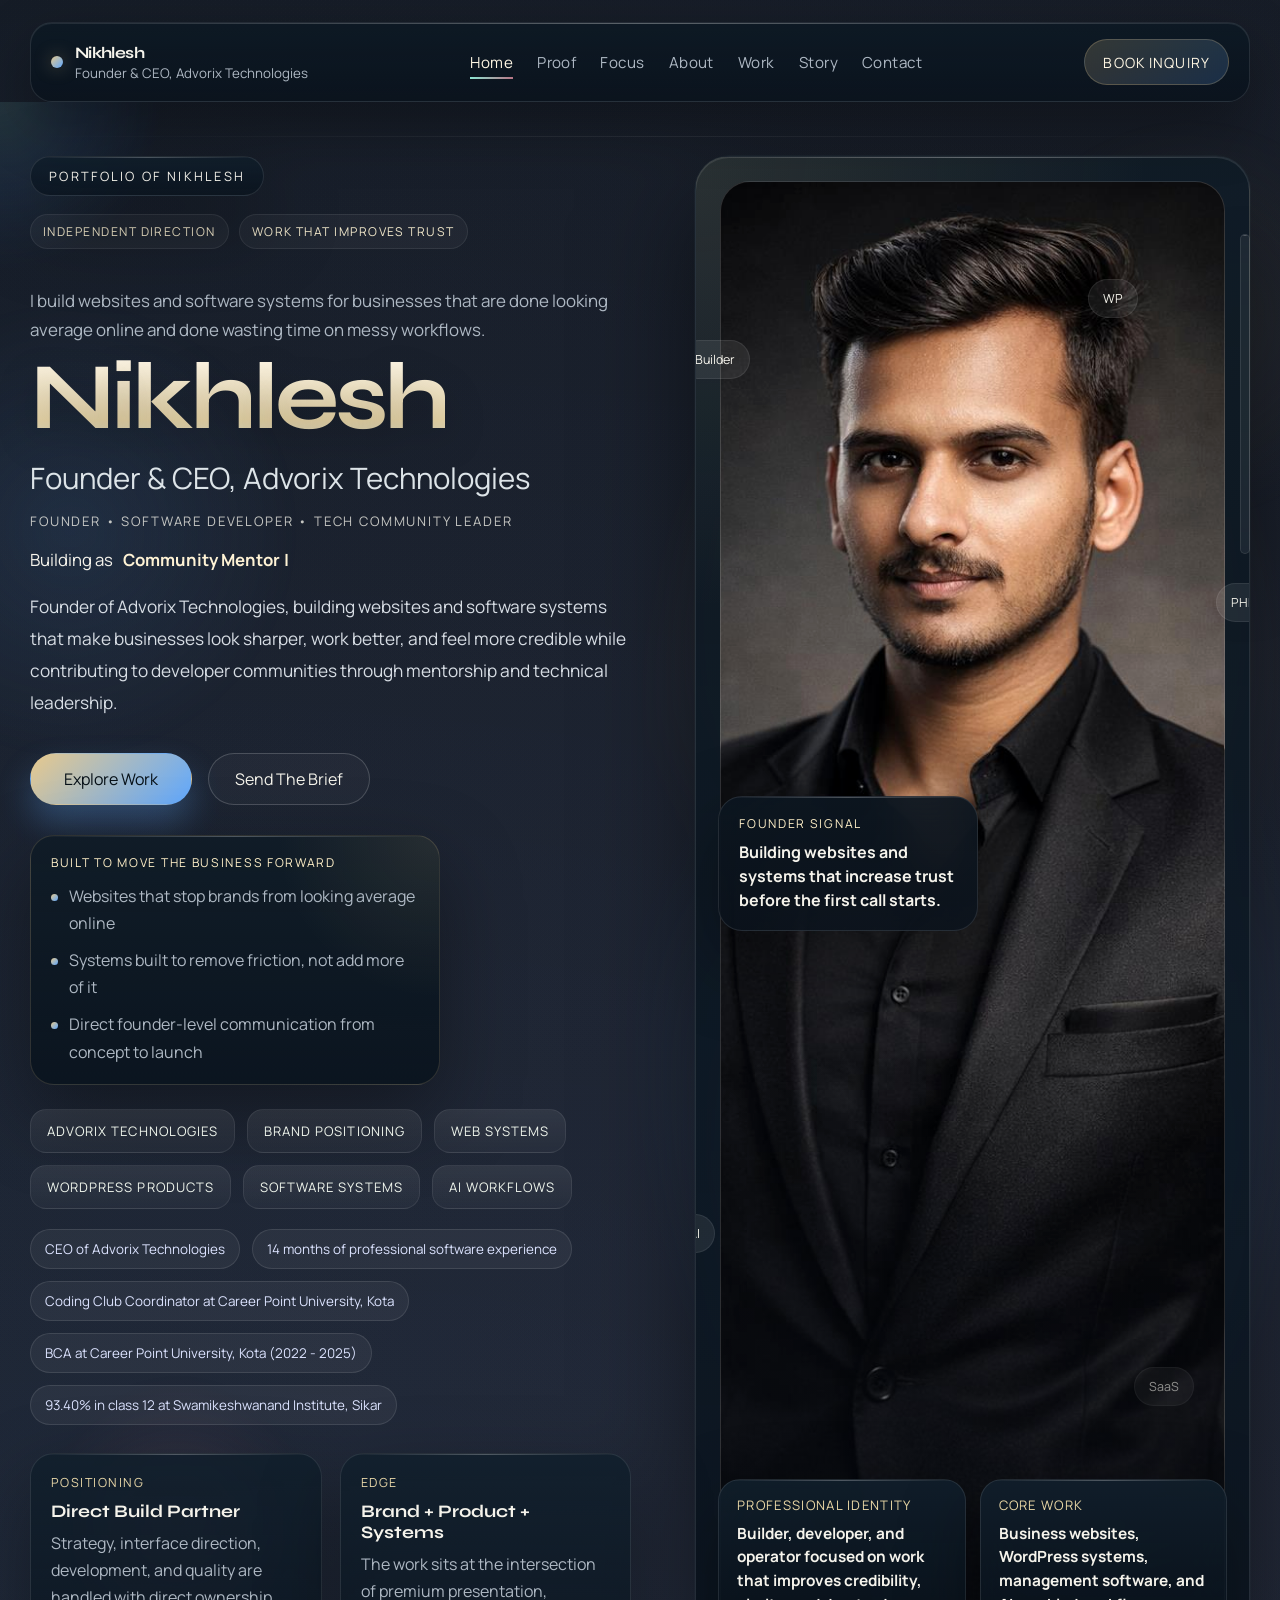
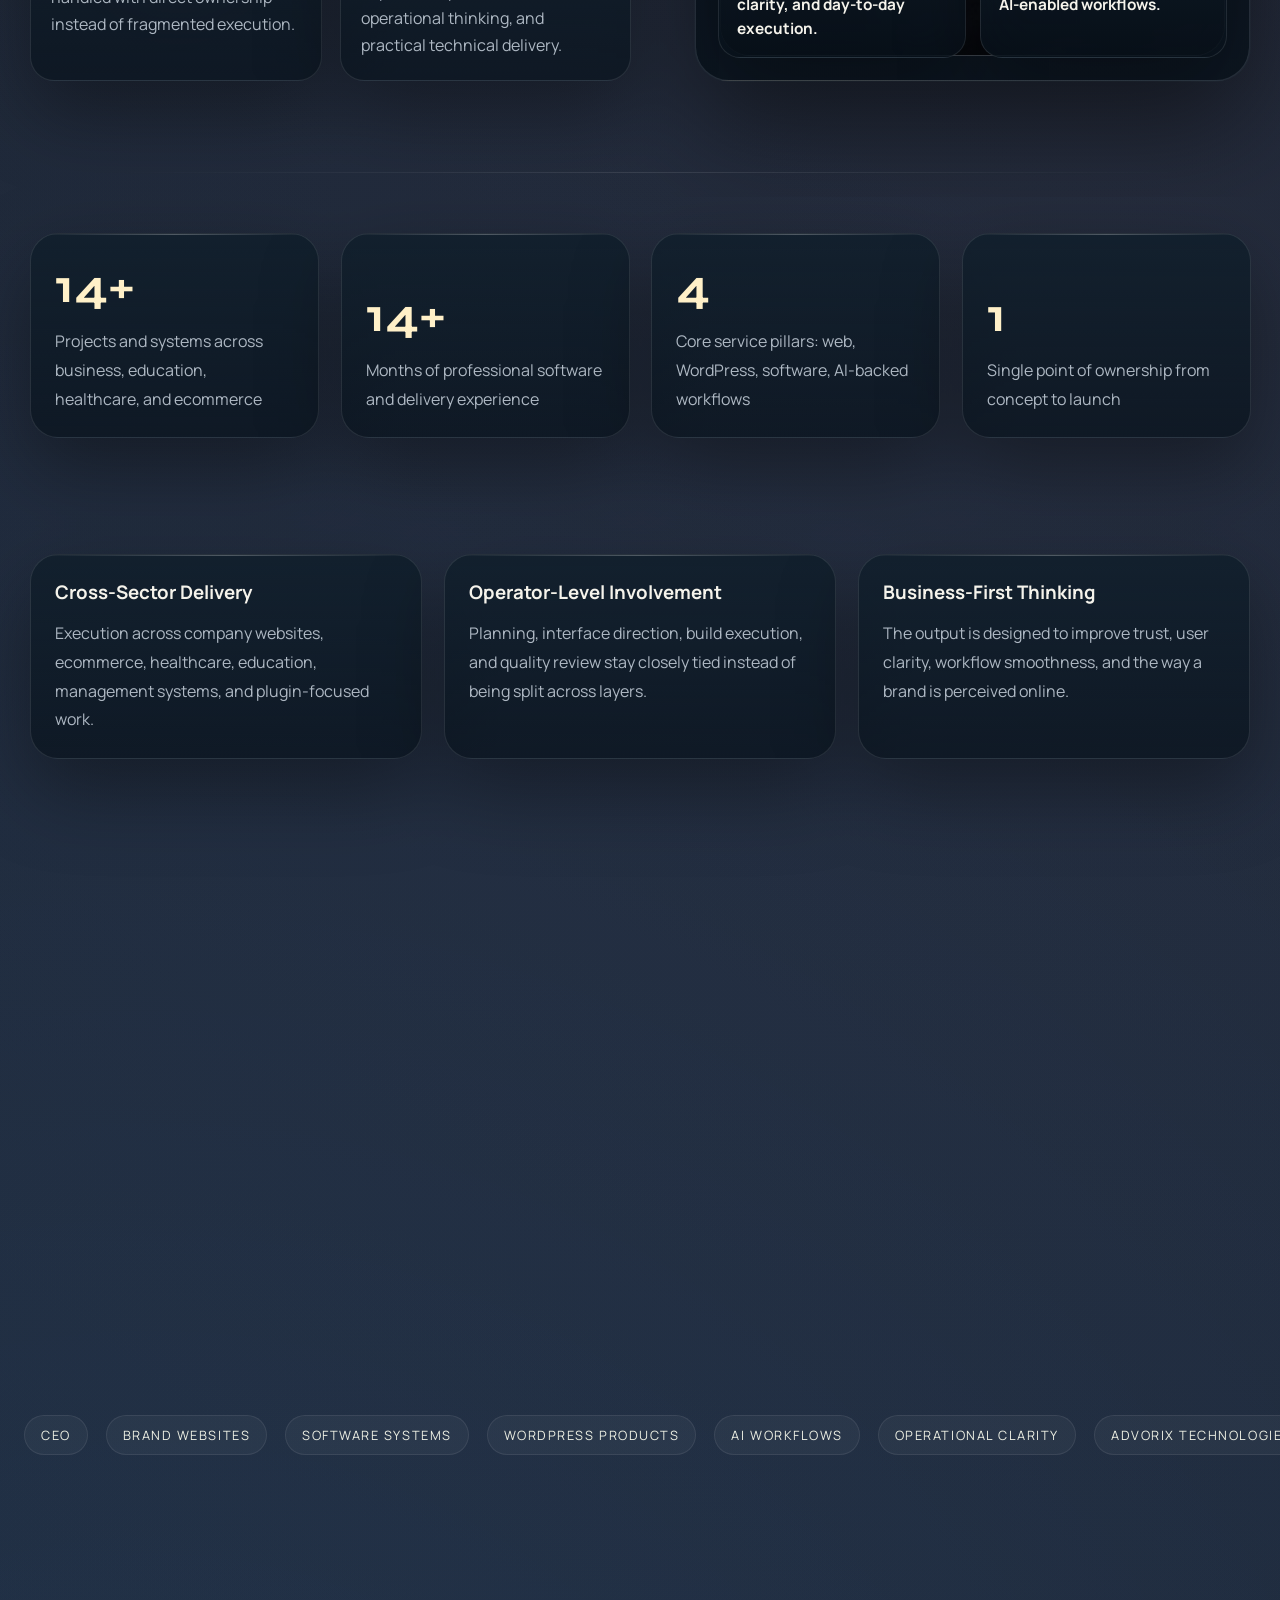
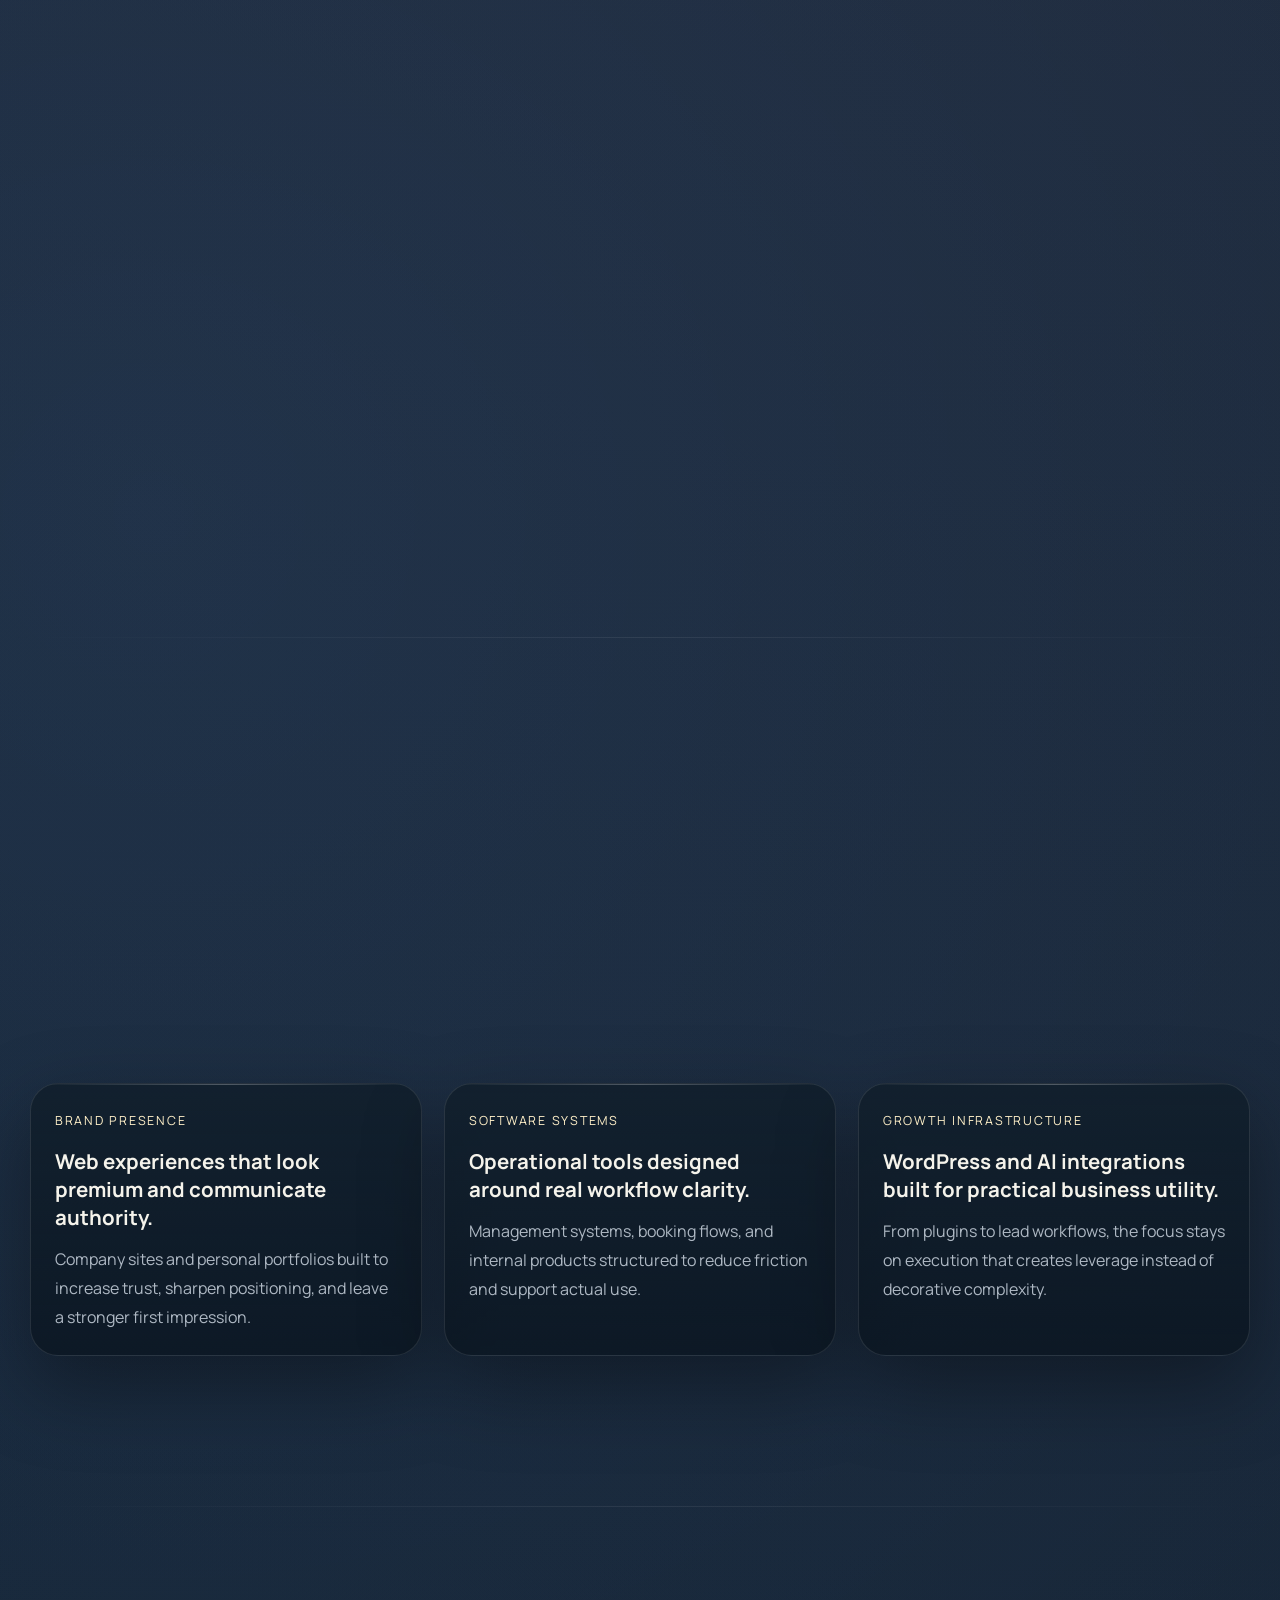
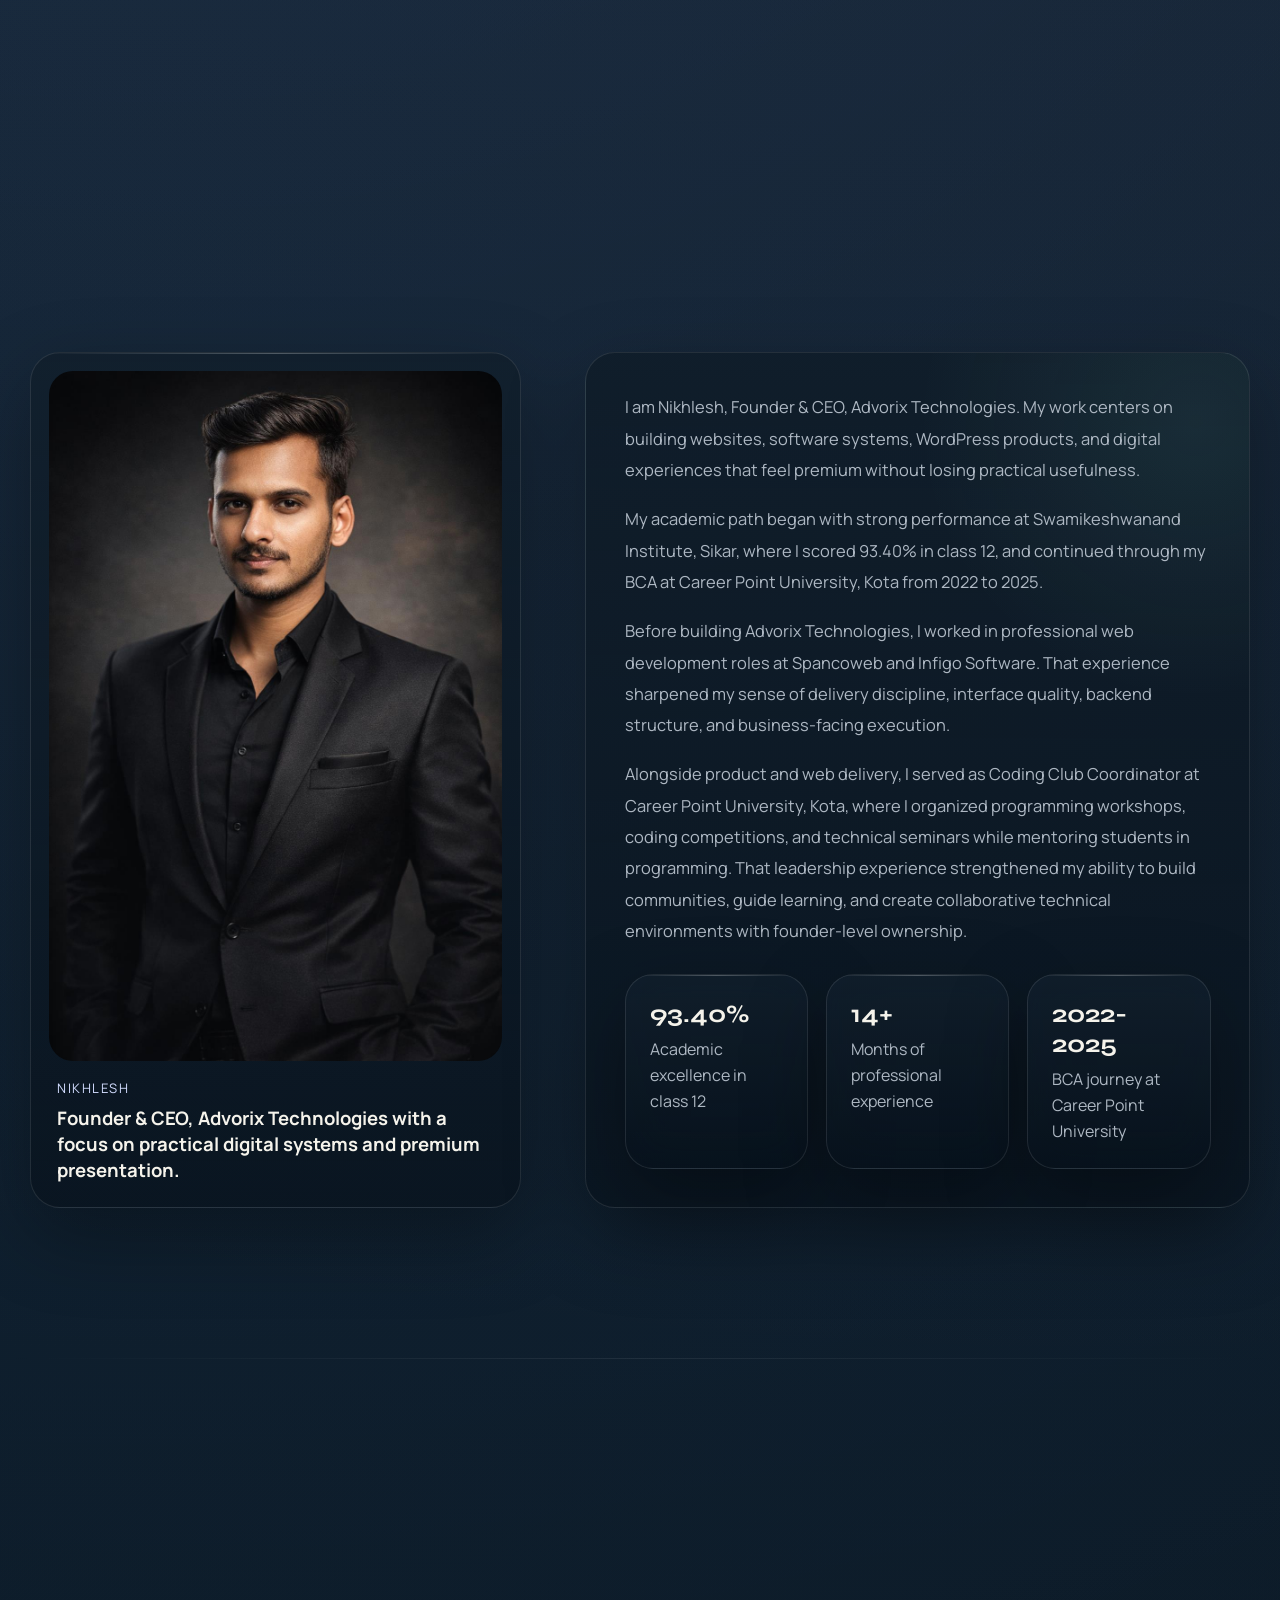
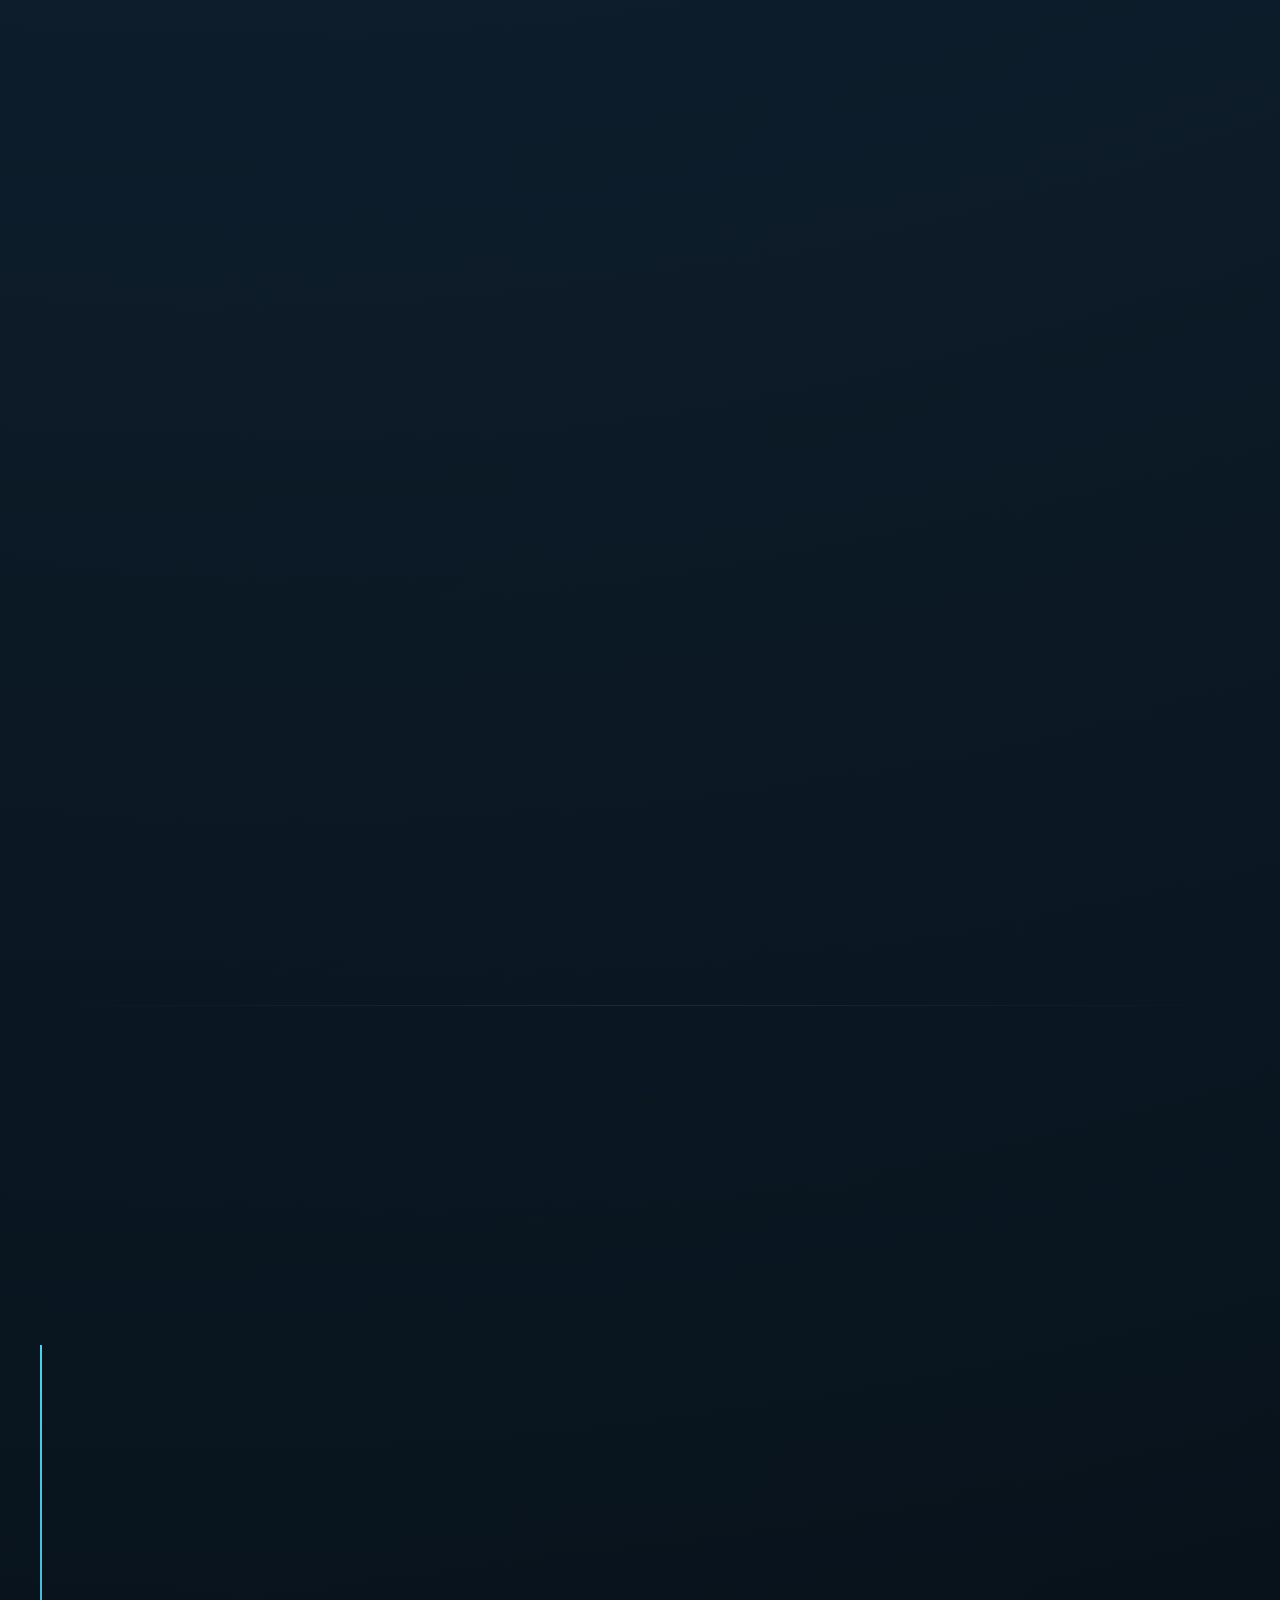
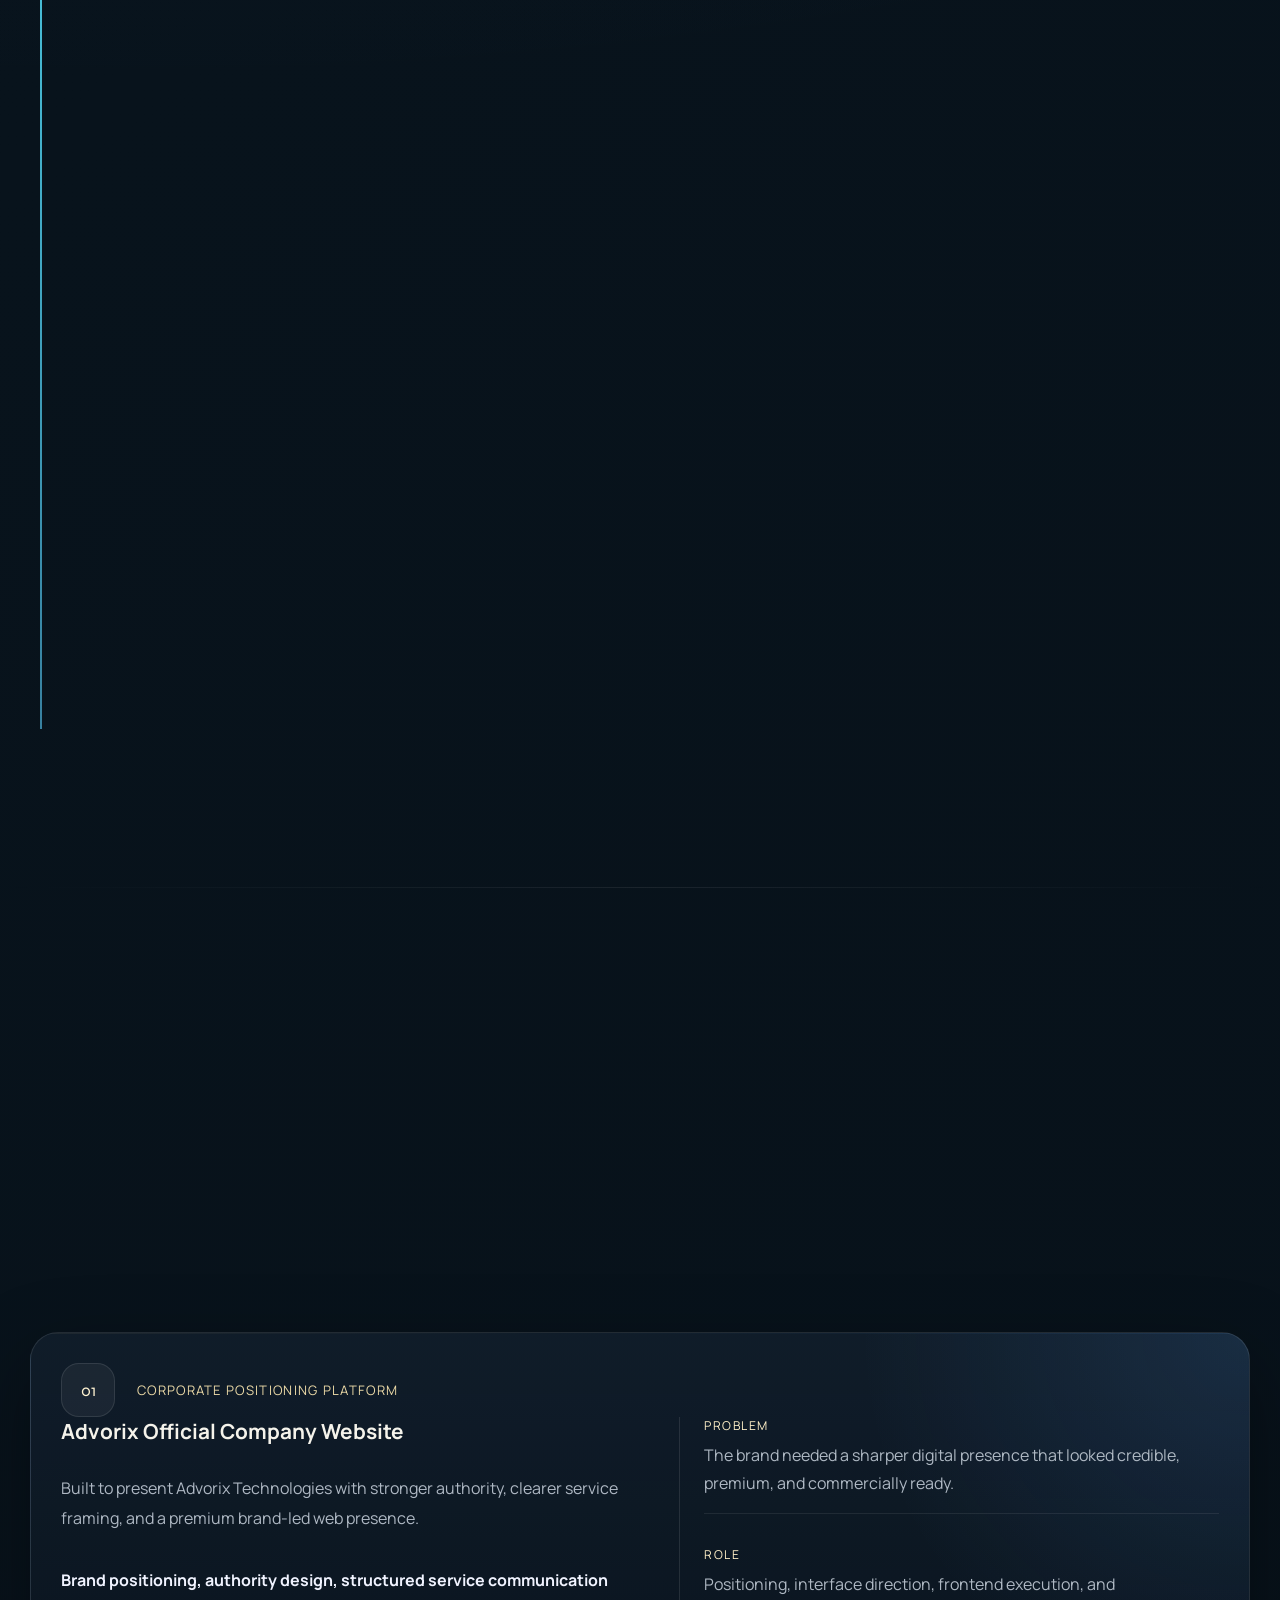
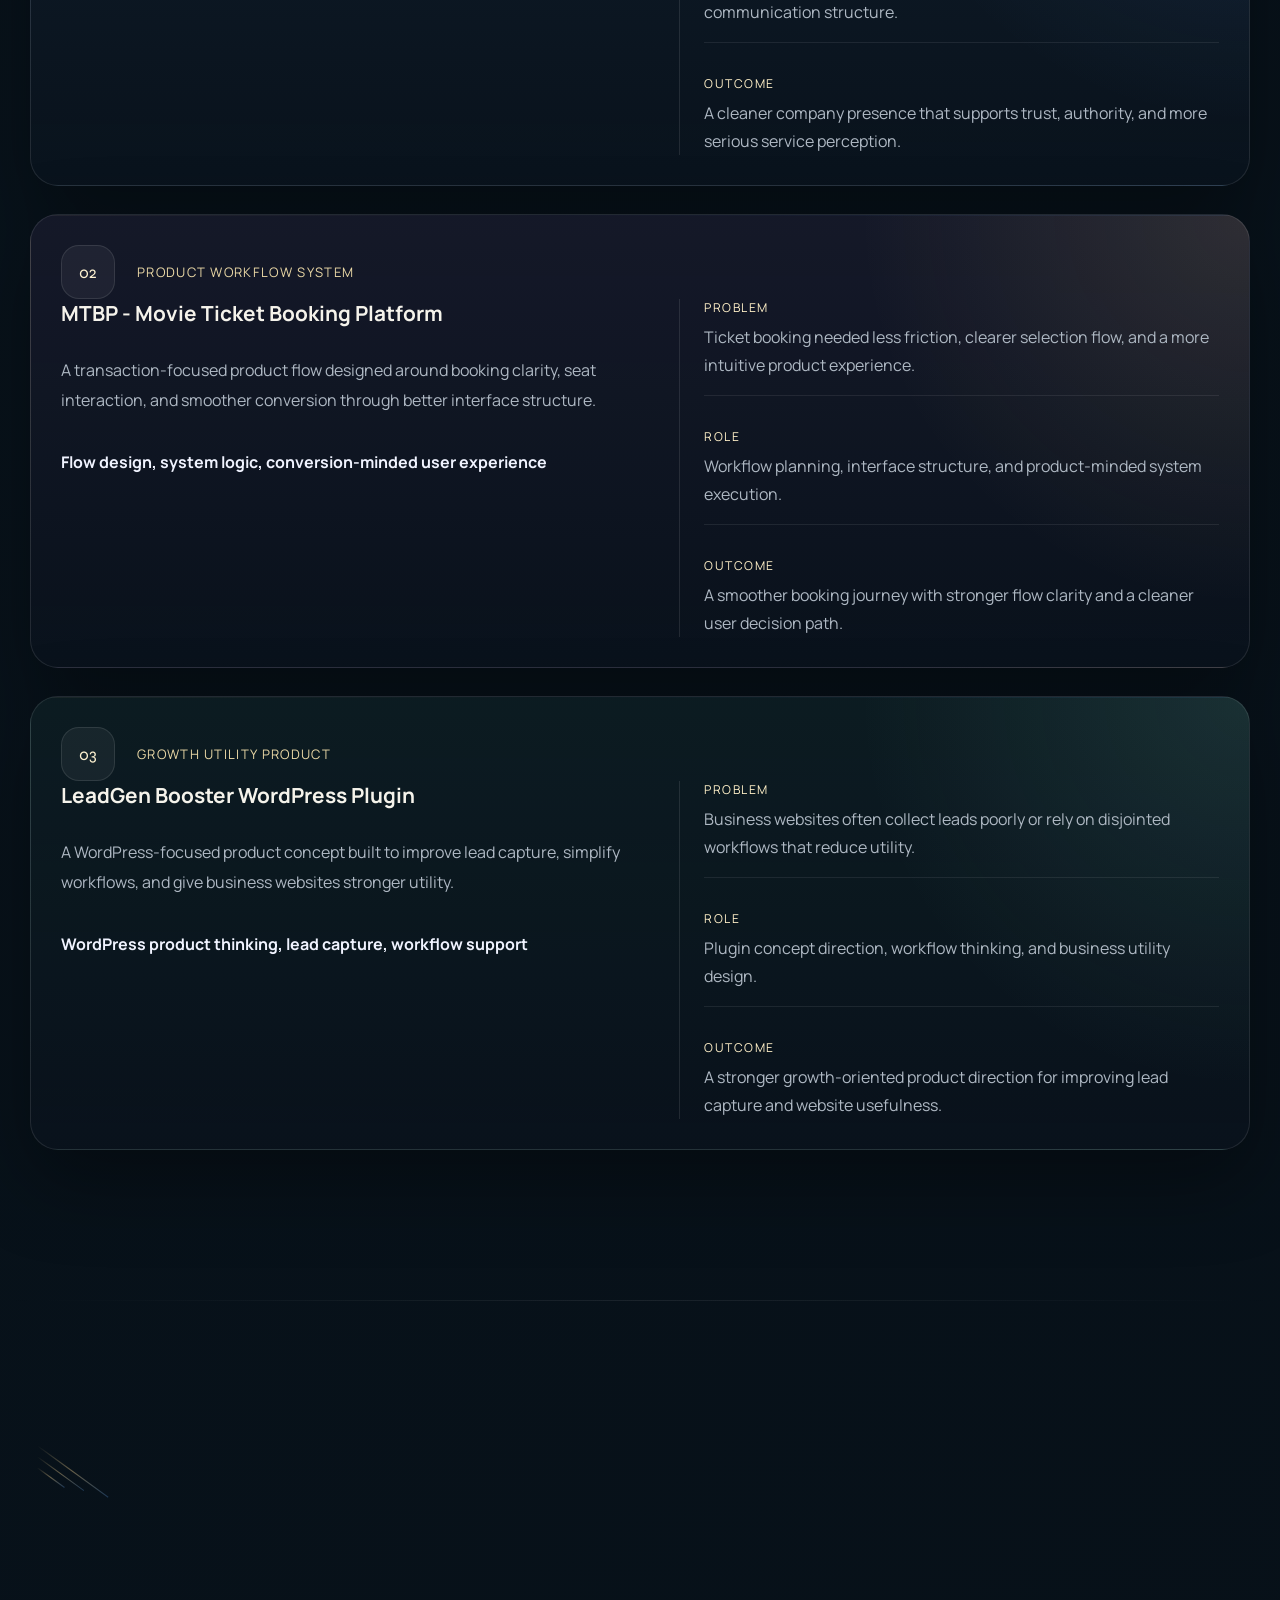
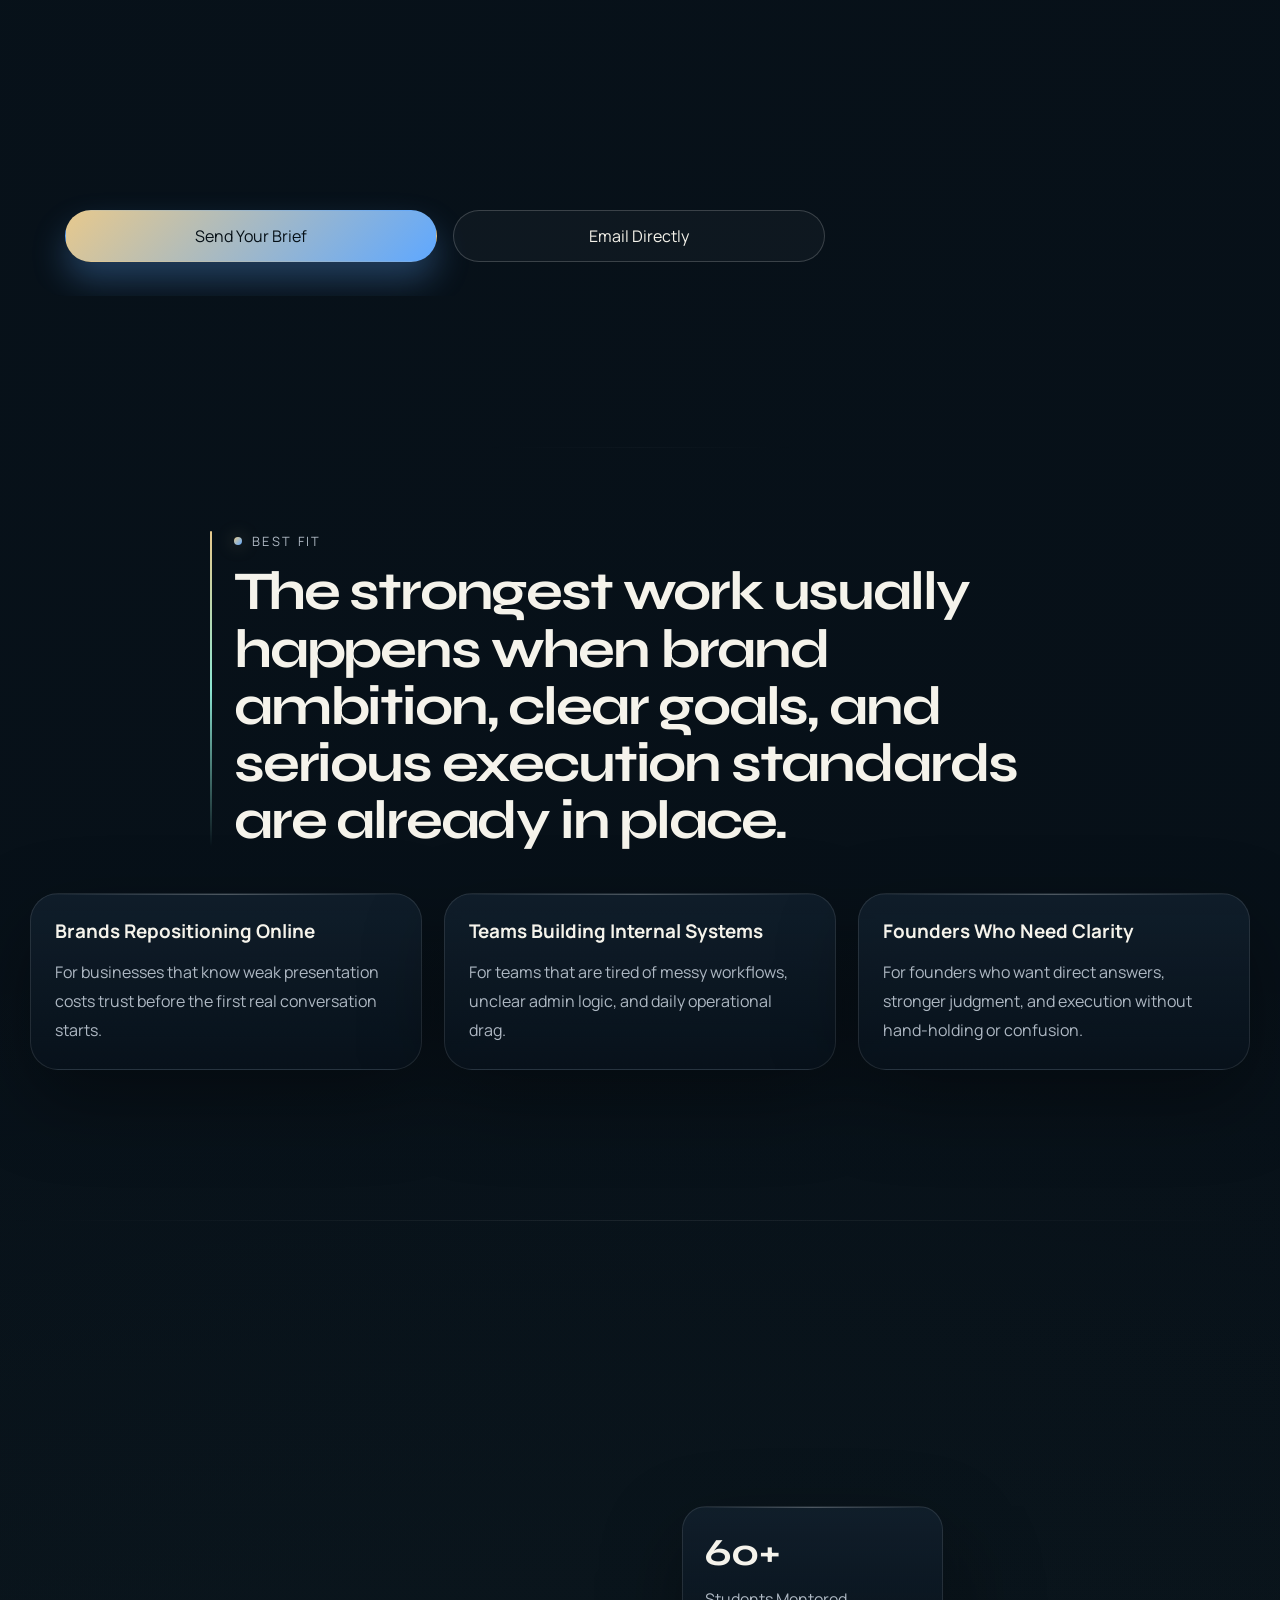
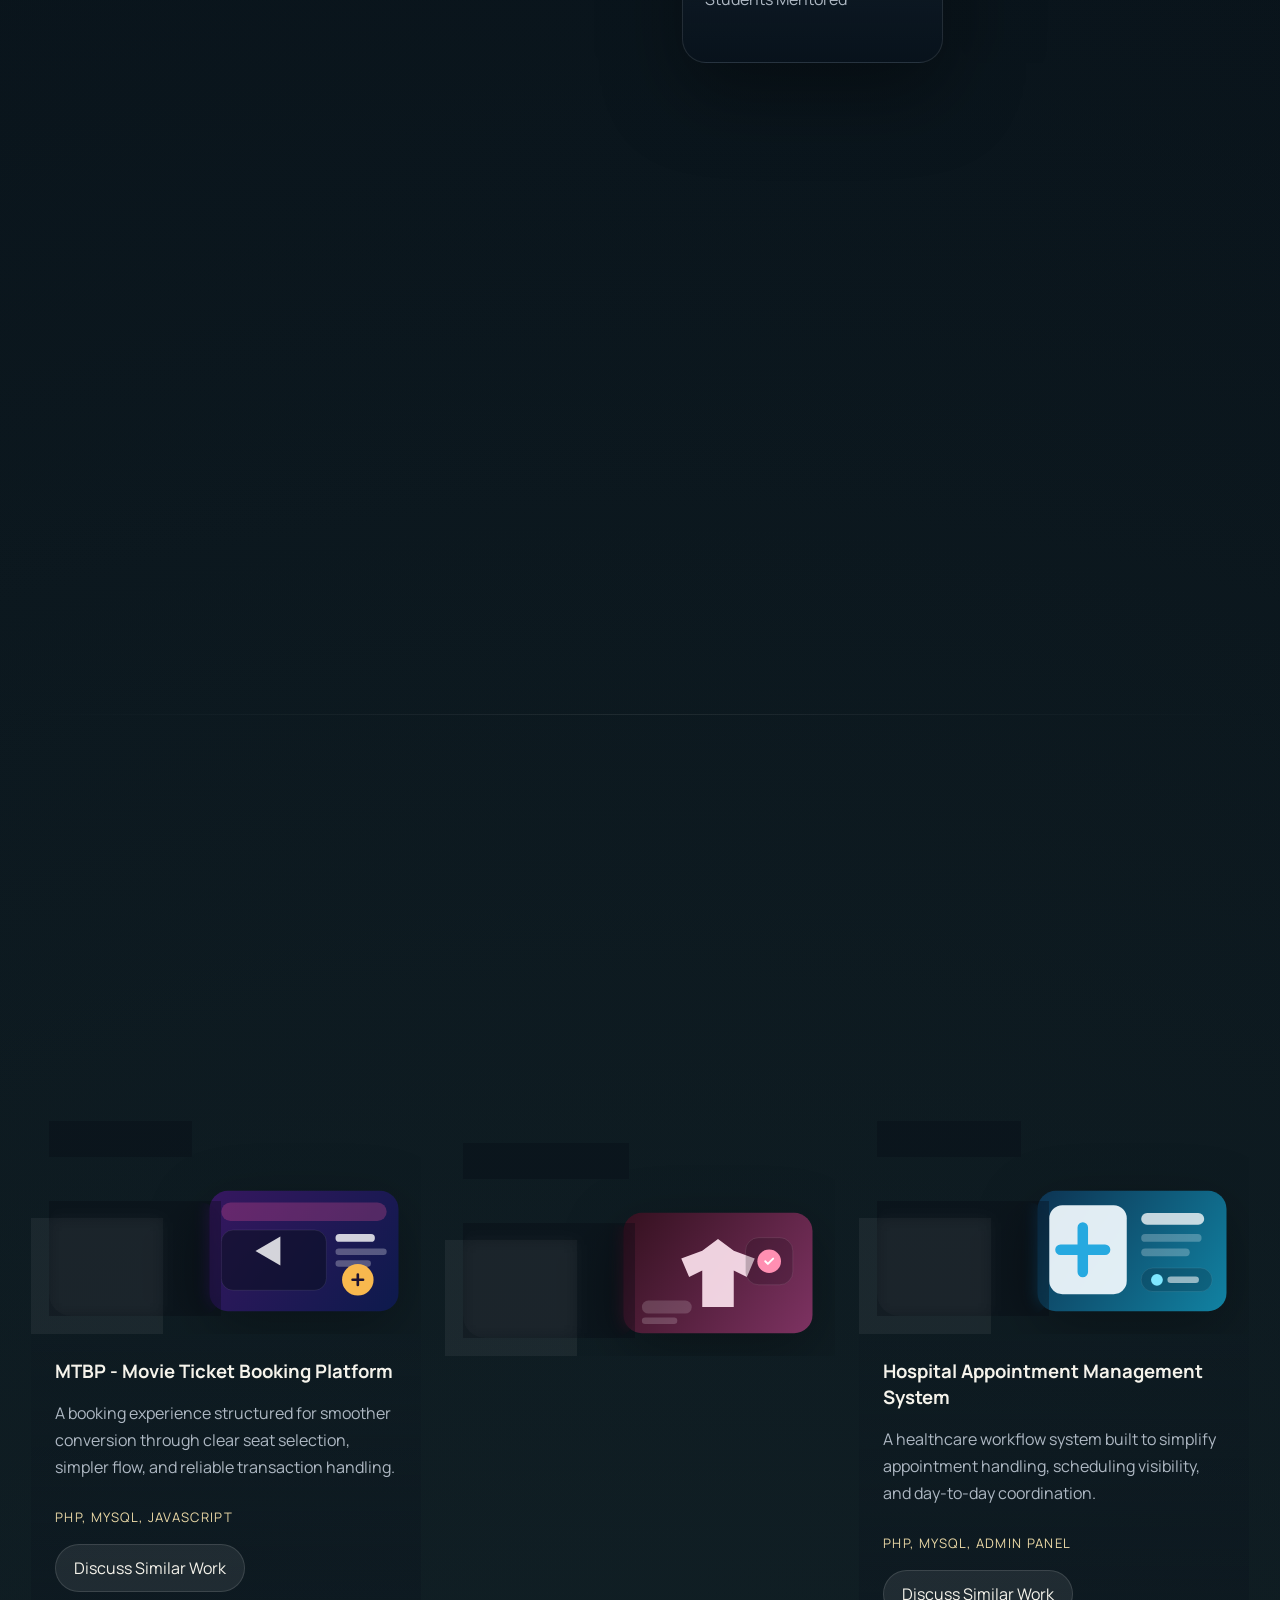
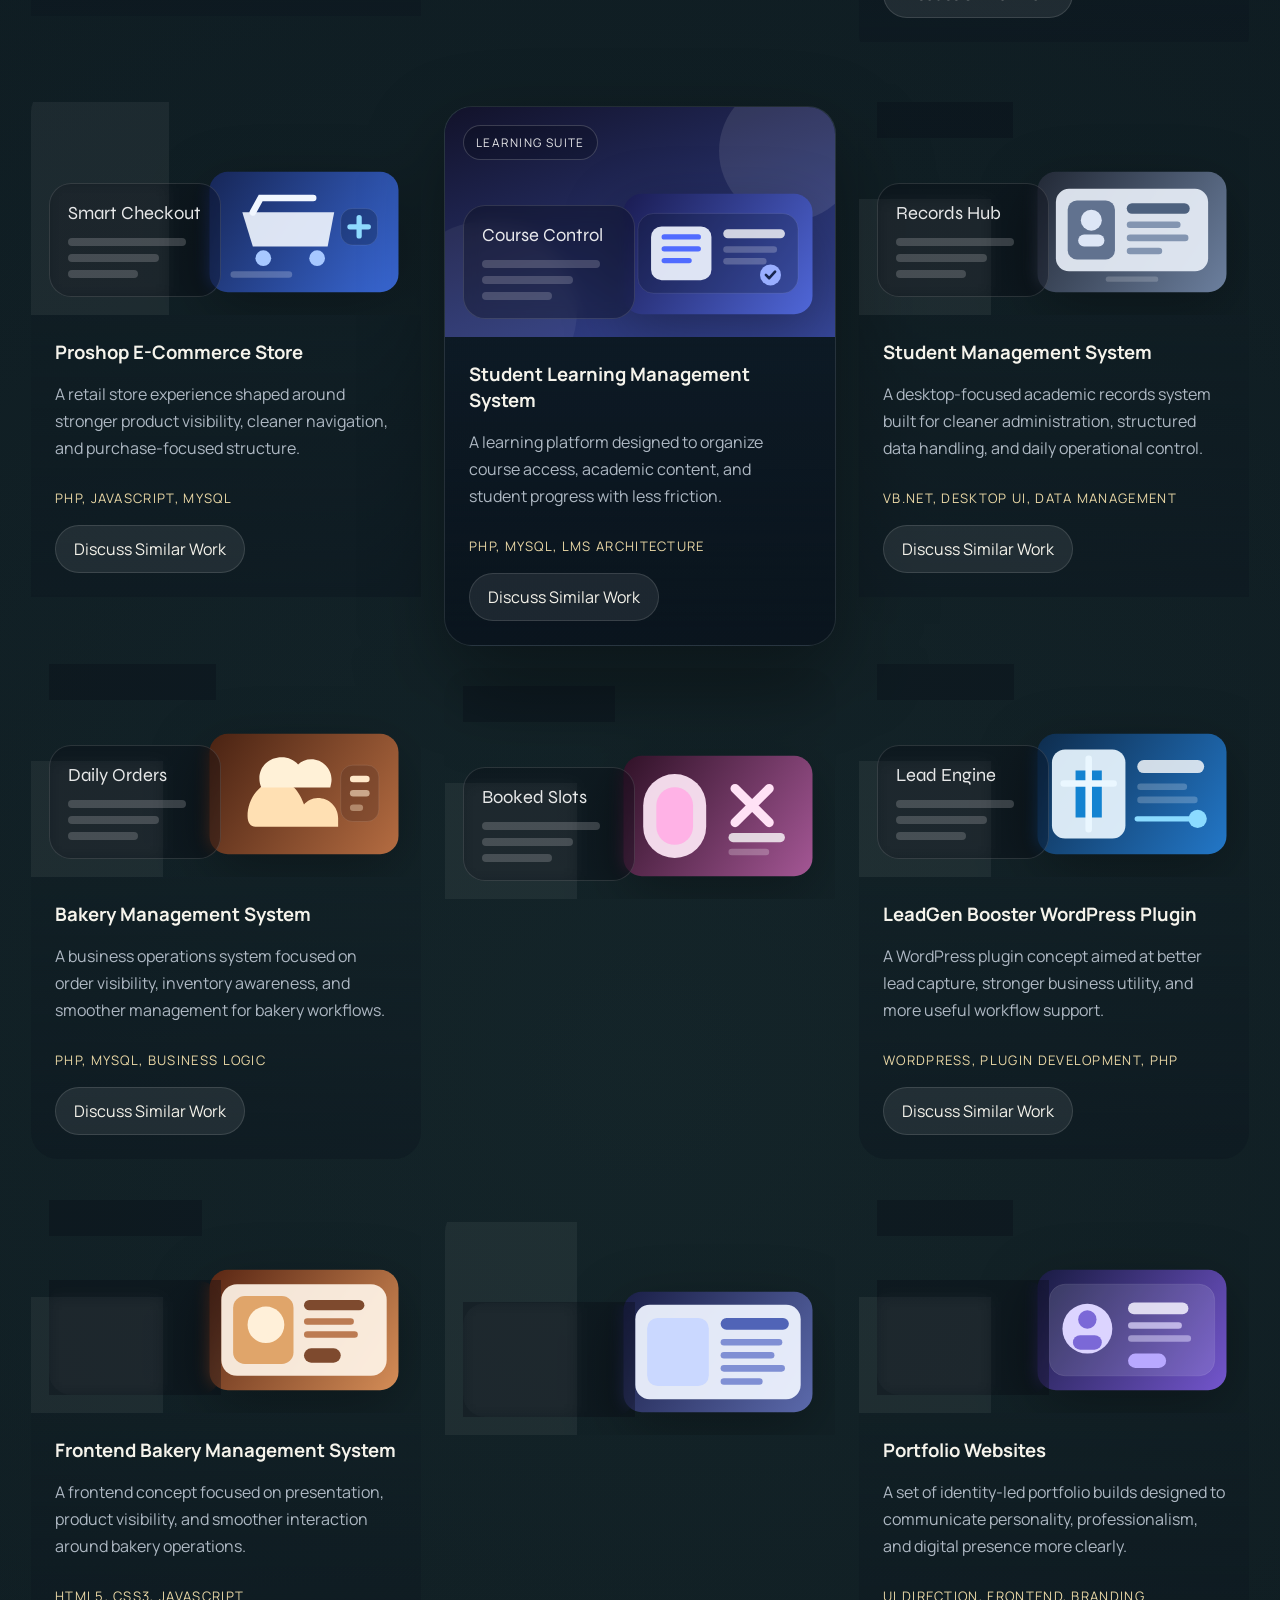
<file: index.html>
﻿<!DOCTYPE html>
<html lang="en">
<head>
    <meta charset="UTF-8">
    <meta name="viewport" content="width=device-width, initial-scale=1.0">
    <title>Nikhlesh Patidar | Founder Portfolio, Websites &amp; Software Systems</title>
    <meta name="description" content="Founder portfolio of Nikhlesh Patidar, CEO of Advorix Technologies. Explore websites, WordPress products, software systems, and business-focused digital work.">
    <meta name="robots" content="index, follow, max-image-preview:large, max-snippet:-1, max-video-preview:-1">
    <meta name="author" content="Nikhlesh">
    <meta name="theme-color" content="#061017">
    <link rel="canonical" href="__SITE_ORIGIN__/">
    <meta property="og:locale" content="en_US">
    <meta property="og:type" content="website">
    <meta property="og:site_name" content="Nikhlesh Portfolio">
    <meta property="og:title" content="Nikhlesh Patidar | Founder Portfolio, Websites &amp; Software Systems">
    <meta property="og:description" content="Founder portfolio of Nikhlesh Patidar, CEO of Advorix Technologies. Explore websites, WordPress products, software systems, and business-focused digital work.">
    <meta property="og:url" content="__SITE_ORIGIN__/">
    <meta property="og:image" content="__SITE_ORIGIN__/assets/images/nikhlesh-portrait.jpg">
    <meta property="og:image:alt" content="Nikhlesh Patidar founder portfolio preview image">
    <meta name="twitter:card" content="summary_large_image">
    <meta name="twitter:title" content="Nikhlesh Patidar | Founder Portfolio, Websites &amp; Software Systems">
    <meta name="twitter:description" content="Founder portfolio of Nikhlesh Patidar, CEO of Advorix Technologies. Explore websites, WordPress products, software systems, and business-focused digital work.">
    <meta name="twitter:image" content="__SITE_ORIGIN__/assets/images/nikhlesh-portrait.jpg">
    <link rel="icon" type="image/svg+xml" href="assets/images/favicon.svg">
    <link rel="icon" type="image/png" sizes="32x32" href="assets/images/favicon.png">
    <link rel="apple-touch-icon" href="assets/images/favicon.png">
    <link rel="manifest" href="site.webmanifest">
    <script>document.documentElement.classList.add('js');</script>
    <link rel="preload" href="assets/images/nikhlesh-portrait.jpg" as="image" fetchpriority="high">
    <link rel="preconnect" href="https://fonts.googleapis.com">
    <link rel="preconnect" href="https://fonts.gstatic.com" crossorigin>
    <link href="https://fonts.googleapis.com/css2?family=Manrope:wght@400;500;600;700;800&family=Syne:wght@500;700;800&display=swap" rel="stylesheet">
    <link rel="stylesheet" href="assets/css/styles.css?v=20260928-desktop-balance3">
    <script type="application/ld+json">{
    "@context": "https://schema.org",
    "@graph": [
        {
            "@type": "Person",
            "@id": "__SITE_ORIGIN__/#person",
            "name": "Nikhlesh Patidar",
            "alternateName": "Nikhlesh",
            "jobTitle": "Founder & CEO, Advorix Technologies",
            "description": "Founder portfolio of Nikhlesh Patidar, CEO of Advorix Technologies. Explore websites, WordPress products, software systems, and business-focused digital work.",
            "url": "__SITE_ORIGIN__/",
            "image": "__SITE_ORIGIN__/assets/images/nikhlesh-portrait.jpg",
            "sameAs": [
                "https://www.advorix.tech",
                "https://www.linkedin.com/in/nikhlesh-b45510278/?lipi=urn%3Ali%3Apage%3Ad_flagship3_company_admin_dashboard_index%3BVQVxD87JSYuZyQmfM4ihhA%3D%3D",
                "https://instagram.com/nk_patel_87",
                "https://t.me/niks233"
            ],
            "worksFor": {
                "@id": "__SITE_ORIGIN__/#organization"
            }
        },
        {
            "@type": "Organization",
            "@id": "__SITE_ORIGIN__/#organization",
            "name": "Advorix Technologies",
            "url": "https://www.advorix.tech",
            "logo": "__SITE_ORIGIN__/assets/images/logo.png"
        },
        {
            "@type": "WebSite",
            "@id": "__SITE_ORIGIN__/#website",
            "url": "__SITE_ORIGIN__/",
            "name": "Nikhlesh Patidar | Founder Portfolio, Websites & Software Systems",
            "description": "Founder portfolio of Nikhlesh Patidar, CEO of Advorix Technologies. Explore websites, WordPress products, software systems, and business-focused digital work.",
            "publisher": {
                "@id": "__SITE_ORIGIN__/#person"
            },
            "inLanguage": "en"
        },
        {
            "@type": "CollectionPage",
            "@id": "__SITE_ORIGIN__/#webpage",
            "url": "__SITE_ORIGIN__/",
            "name": "Nikhlesh Patidar | Founder Portfolio, Websites & Software Systems",
            "description": "Founder portfolio of Nikhlesh Patidar, CEO of Advorix Technologies. Explore websites, WordPress products, software systems, and business-focused digital work.",
            "isPartOf": {
                "@id": "__SITE_ORIGIN__/#website"
            },
            "about": {
                "@id": "__SITE_ORIGIN__/#person"
            },
            "primaryImageOfPage": "__SITE_ORIGIN__/assets/images/nikhlesh-portrait.jpg",
            "inLanguage": "en"
        }
    ]
}</script>
</head>
<body>
    <a class="skip-link" href="#main-content">Skip to main content</a>
    <div class="scroll-progress" aria-hidden="true"><span></span></div>
    <div class="page-shell">
        <div class="noise-layer" aria-hidden="true"></div>
        <div class="grain-layer" aria-hidden="true"></div>
        <header class="site-header" id="top">
            <div class="container nav-wrap glass-panel">
                <a class="brand-mark" href="#hero" aria-label="Nikhlesh home">
                    <span class="brand-dot"></span>
                    <span class="brand-text">
                        <strong>Nikhlesh</strong>
                        <small>Founder &amp; CEO, Advorix Technologies</small>
                    </span>
                </a>
                <button class="menu-toggle" type="button" aria-expanded="false" aria-controls="site-nav">
                    <span></span>
                    <span></span>
                </button>
                <nav class="site-nav" id="site-nav" aria-label="Primary navigation">
                                            <a href="#hero">Home</a>
                                            <a href="#proof">Proof</a>
                                            <a href="#services">Focus</a>
                                            <a href="#about">About</a>
                                            <a href="#projects">Work</a>
                                            <a href="#founder">Story</a>
                                            <a href="#contact">Contact</a>
                                    </nav>
                <a class="nav-cta" href="#contact">Book Inquiry</a>
            </div>
        </header>
        <main id="main-content">

<div class="page-loader" aria-hidden="true">
    <div class="page-loader-inner">
        <span class="page-loader-mark">NP</span>
        <div class="page-loader-copy">
            <strong>Nikhlesh</strong>
            <small>Loading portfolio</small>
        </div>
        <div class="page-loader-status">
            <span class="page-loader-percent">0%</span>
            <span class="page-loader-bar"><span class="page-loader-fill"></span></span>
        </div>
    </div>
</div>

<section class="hero-section section-pad" id="hero">
    <div class="hero-cursor-light" aria-hidden="true"></div>
    <div class="hero-storyline glass-panel" aria-hidden="true">
        <span class="hero-story-progress"></span>
    </div>
    <div class="hero-orb orb-one"></div>
    <div class="hero-orb orb-two"></div>
    <div class="container hero-grid hero-grid-elite">
        <div class="hero-copy reveal is-visible">
            <div class="eyebrow glass-pill">Portfolio of Nikhlesh</div>
            <div class="hero-ledger">
                <span>Independent direction</span>
                <span>Work that improves trust</span>
            </div>
            <p class="hero-intro">I build websites and software systems for businesses that are done looking average online and done wasting time on messy workflows.</p>
            <h1>Nikhlesh</h1>
            <p class="hero-role">Founder &amp; CEO, Advorix Technologies</p>
            <p class="hero-identity-line">Founder • Software Developer • Tech Community Leader</p>
            <div class="typed-wrap">
                <span>Building as </span>
                <strong class="typed-text" data-words='["Founder","CEO","Community Mentor"]'>Founder</strong>
            </div>
            <p class="hero-description">Founder of Advorix Technologies, building websites and software systems that make businesses look sharper, work better, and feel more credible while contributing to developer communities through mentorship and technical leadership.</p>
            <div class="hero-actions">
                <a class="btn btn-primary magnetic-btn" href="#projects"><span>Explore Work</span></a>
                <a class="btn btn-secondary magnetic-btn" href="#contact"><span>Send The Brief</span></a>
            </div>
            <div class="hero-editorial-note glass-panel reveal">
                <span>Built To Move The Business Forward</span>
                <ul>
                                            <li>Websites that stop brands from looking average online</li>
                                            <li>Systems built to remove friction, not add more of it</li>
                                            <li>Direct founder-level communication from concept to launch</li>
                                    </ul>
            </div>
            <div class="hero-logo-row reveal">
                                    <span class="hero-logo-badge">Advorix Technologies</span>
                                    <span class="hero-logo-badge">Brand Positioning</span>
                                    <span class="hero-logo-badge">Web Systems</span>
                                    <span class="hero-logo-badge">WordPress Products</span>
                                    <span class="hero-logo-badge">Software Systems</span>
                                    <span class="hero-logo-badge">AI Workflows</span>
                            </div>
            <div class="hero-trust-list">
                                    <span class="trust-pill">CEO of Advorix Technologies</span>
                                    <span class="trust-pill">14 months of professional software experience</span>
                                    <span class="trust-pill">Coding Club Coordinator at Career Point University, Kota</span>
                                    <span class="trust-pill">BCA at Career Point University, Kota (2022 - 2025)</span>
                                    <span class="trust-pill">93.40% in class 12 at Swamikeshwanand Institute, Sikar</span>
                            </div>
            <div class="hero-story-metrics reveal">
                <article class="story-metric glass-panel">
                    <span>Positioning</span>
                    <strong>Direct Build Partner</strong>
                    <p>Strategy, interface direction, development, and quality are handled with direct ownership instead of fragmented execution.</p>
                </article>
                <article class="story-metric glass-panel">
                    <span>Edge</span>
                    <strong>Brand + Product + Systems</strong>
                    <p>The work sits at the intersection of premium presentation, operational thinking, and practical technical delivery.</p>
                </article>
            </div>
        </div>
        <div class="hero-visual reveal is-visible">
            <div class="hero-portrait-wrap glass-panel" data-depth="0.14">
                <div class="brand-motif brand-motif--hero" aria-hidden="true">
                    <span></span>
                    <span></span>
                    <span></span>
                </div>
                <div class="hero-portrait-frame">
                    <img class="hero-portrait-image" src="assets/images/nikhlesh-portrait.jpg" width="1024" height="1536" alt="Nikhlesh Patidar portrait" fetchpriority="high" decoding="async">
                </div>
                <div class="hero-portrait-badge glass-panel">
                    <span>Founder Signal</span>
                    <strong>Building websites and systems that increase trust before the first call starts.</strong>
                </div>
                <div class="hero-portrait-cards">
                    <div class="mini-proof glass-panel">
                        <span>Professional Identity</span>
                        <strong>Builder, developer, and operator focused on work that improves credibility, clarity, and day-to-day execution.</strong>
                    </div>
                    <div class="mini-proof glass-panel">
                        <span>Core Work</span>
                        <strong>Business websites, WordPress systems, management software, and AI-enabled workflows.</strong>
                    </div>
                </div>
                <div class="floating-icons" aria-hidden="true">
                    <span>Builder</span>
                    <span>PHP</span>
                    <span>AI</span>
                    <span>SaaS</span>
                    <span>WP</span>
                </div>
            </div>
        </div>
    </div>
</section>

<section class="metrics-band section-slim">
    <div class="container metrics-grid">
                    <article class="metric-card glass-panel reveal spotlight-card">
                <strong><span class="counter" data-target="14">0</span>+</strong>
                <p>Projects and systems across business, education, healthcare, and ecommerce</p>
            </article>
                    <article class="metric-card glass-panel reveal spotlight-card">
                <strong><span class="counter" data-target="14">0</span>+</strong>
                <p>Months of professional software and delivery experience</p>
            </article>
                    <article class="metric-card glass-panel reveal spotlight-card">
                <strong><span class="counter" data-target="4">0</span></strong>
                <p>Core service pillars: web, WordPress, software, AI-backed workflows</p>
            </article>
                    <article class="metric-card glass-panel reveal spotlight-card">
                <strong><span class="counter" data-target="1">0</span></strong>
                <p>Single point of ownership from concept to launch</p>
            </article>
            </div>
</section>

<section class="proof-strip section-slim">
    <div class="container proof-strip-grid">
                    <article class="proof-strip-card glass-panel reveal spotlight-card">
                <h3>Cross-Sector Delivery</h3>
                <p>Execution across company websites, ecommerce, healthcare, education, management systems, and plugin-focused work.</p>
            </article>
                    <article class="proof-strip-card glass-panel reveal spotlight-card">
                <h3>Operator-Level Involvement</h3>
                <p>Planning, interface direction, build execution, and quality review stay closely tied instead of being split across layers.</p>
            </article>
                    <article class="proof-strip-card glass-panel reveal spotlight-card">
                <h3>Business-First Thinking</h3>
                <p>The output is designed to improve trust, user clarity, workflow smoothness, and the way a brand is perceived online.</p>
            </article>
            </div>
</section>

<section class="trusted-strip section-slim" id="trusted">
    <div class="container">
        <div class="trusted-strip-shell glass-panel reveal spotlight-card">
            <div class="trusted-strip-copy">
                <span class="section-tag">Built With / Worked With</span>
                <h2>Built through founder work, professional roles, and product execution tied to real company and project names.</h2>
                <p>These are the companies, brands, and named builds that anchor the portfolio in actual delivery context instead of generic claims.</p>
            </div>
            <div class="trusted-logo-grid">
                                    <article class="trusted-logo-card">
                        <strong>Advorix Technologies</strong>
                        <span>Founder Brand</span>
                    </article>
                                    <article class="trusted-logo-card">
                        <strong>Spancoweb</strong>
                        <span>Professional Experience</span>
                    </article>
                                    <article class="trusted-logo-card">
                        <strong>Infigo Software</strong>
                        <span>Professional Experience</span>
                    </article>
                                    <article class="trusted-logo-card">
                        <strong>MTBP Platform</strong>
                        <span>Product Build</span>
                    </article>
                                    <article class="trusted-logo-card">
                        <strong>LeadGen Booster</strong>
                        <span>WordPress Product</span>
                    </article>
                                    <article class="trusted-logo-card">
                        <strong>Proshop Store</strong>
                        <span>Commerce Project</span>
                    </article>
                            </div>
        </div>
    </div>
</section>

<section class="signature-strip">
    <div class="signature-track">
        <span>CEO</span>
        <span>Brand Websites</span>
        <span>Software Systems</span>
        <span>WordPress Products</span>
        <span>AI Workflows</span>
        <span>Operational Clarity</span>
        <span>Advorix Technologies</span>
        <span>CEO</span>
        <span>Brand Websites</span>
        <span>Software Systems</span>
        <span>WordPress Products</span>
        <span>AI Workflows</span>
        <span>Operational Clarity</span>
        <span>Advorix Technologies</span>
    </div>
</section>

<section class="trust-band section-slim" id="proof">
    <div class="container trust-band-grid">
        <div class="trust-band-intro glass-panel reveal spotlight-card">
            <span class="section-tag">Professional Summary</span>
            <h2>A profile shaped by strong academic discipline, hands-on software delivery, and a clear standard for digital quality.</h2>
            <p>That foundation shows up in how the work is positioned, built, and reviewed before it reaches the client.</p>
        </div>
                    <article class="trust-card glass-panel reveal spotlight-card">
                <h3>Direct Delivery</h3>
                <p>Every serious project is shaped directly through strategy, design direction, development, and quality review instead of being delegated blindly.</p>
            </article>
                    <article class="trust-card glass-panel reveal spotlight-card">
                <h3>Business-Oriented Thinking</h3>
                <p>The goal is not just a good-looking interface. The goal is a digital asset that improves positioning, trust, and operational clarity.</p>
            </article>
                    <article class="trust-card glass-panel reveal spotlight-card">
                <h3>Cross-Category Range</h3>
                <p>Work spans company websites, commerce, education, healthcare, operational tools, WordPress solutions, and AI-backed workflows.</p>
            </article>
            </div>
</section>

<section class="section-pad positioning-section" id="services">
    <div class="container section-head reveal">
        <span class="section-tag">What I Build</span>
        <h2>I focus on digital work that strengthens brand presence, supports operations, and creates practical business leverage.</h2>
    </div>
    <div class="container positioning-grid">
                    <article class="positioning-card glass-panel reveal spotlight-card">
                <span>Brand Presence</span>
                <h3>Web experiences that look premium and communicate authority.</h3>
                <p>Company sites and personal portfolios built to increase trust, sharpen positioning, and leave a stronger first impression.</p>
            </article>
                    <article class="positioning-card glass-panel reveal spotlight-card">
                <span>Software Systems</span>
                <h3>Operational tools designed around real workflow clarity.</h3>
                <p>Management systems, booking flows, and internal products structured to reduce friction and support actual use.</p>
            </article>
                    <article class="positioning-card glass-panel reveal spotlight-card">
                <span>Growth Infrastructure</span>
                <h3>WordPress and AI integrations built for practical business utility.</h3>
                <p>From plugins to lead workflows, the focus stays on execution that creates leverage instead of decorative complexity.</p>
            </article>
            </div>
</section>

<section class="section-pad" id="about">
    <div class="container section-head reveal">
        <span class="section-tag">About</span>
        <h2>A builder shaped by academic discipline, practical project execution, and a strong bias toward useful digital systems.</h2>
    </div>
    <div class="container about-grid elite-about-grid">
        <div class="about-media reveal is-visible">
            <div class="about-photo-card glass-panel">
                <img src="assets/images/nikhlesh-portrait.jpg" width="1024" height="1536" alt="Nikhlesh Patidar founder portrait" loading="lazy" decoding="async">
                <div class="about-photo-copy">
                    <span>Nikhlesh</span>
                    <strong>Founder &amp; CEO, Advorix Technologies with a focus on practical digital systems and premium presentation.</strong>
                </div>
            </div>
        </div>
        <div class="about-content reveal is-visible">
            <p>I am Nikhlesh, Founder &amp; CEO, Advorix Technologies. My work centers on building websites, software systems, WordPress products, and digital experiences that feel premium without losing practical usefulness.</p>
            <p>My academic path began with strong performance at Swamikeshwanand Institute, Sikar, where I scored 93.40% in class 12, and continued through my BCA at Career Point University, Kota from 2022 to 2025.</p>
            <p>Before building Advorix Technologies, I worked in professional web development roles at Spancoweb and Infigo Software. That experience sharpened my sense of delivery discipline, interface quality, backend structure, and business-facing execution.</p>
            <p>Alongside product and web delivery, I served as Coding Club Coordinator at Career Point University, Kota, where I organized programming workshops, coding competitions, and technical seminars while mentoring students in programming. That leadership experience strengthened my ability to build communities, guide learning, and create collaborative technical environments with founder-level ownership.</p>
            <div class="about-stat-grid">
                <div class="about-stat glass-panel">
                    <strong>93.40%</strong>
                    <span>Academic excellence in class 12</span>
                </div>
                <div class="about-stat glass-panel">
                    <strong>14+</strong>
                    <span>Months of professional experience</span>
                </div>
                <div class="about-stat glass-panel">
                    <strong>2022-2025</strong>
                    <span>BCA journey at Career Point University</span>
                </div>
            </div>
        </div>
    </div>
</section>

<section class="section-pad" id="skills">
    <div class="container section-head reveal">
        <span class="section-tag">Capabilities</span>
        <h2>Capabilities built across interface direction, backend systems, WordPress engineering, and workflow-oriented product development.</h2>
    </div>
    <div class="container skills-grid">
                    <article class="skill-card glass-panel reveal">
                <div class="skill-top">
                    <h3>Digital Presence</h3>
                    <span>4 Core Skills</span>
                </div>
                <div class="skill-list">
                                                                    <div class="skill-item">
                            <div class="skill-label">
                                <span>Brand Websites</span>
                                <span>78%</span>
                            </div>
                            <div class="skill-bar">
                                <span style="--skill-width: 78%"></span>
                            </div>
                        </div>
                                                                    <div class="skill-item">
                            <div class="skill-label">
                                <span>Frontend Systems</span>
                                <span>83%</span>
                            </div>
                            <div class="skill-bar">
                                <span style="--skill-width: 83%"></span>
                            </div>
                        </div>
                                                                    <div class="skill-item">
                            <div class="skill-label">
                                <span>UI Direction</span>
                                <span>88%</span>
                            </div>
                            <div class="skill-bar">
                                <span style="--skill-width: 88%"></span>
                            </div>
                        </div>
                                                                    <div class="skill-item">
                            <div class="skill-label">
                                <span>Conversion Layouts</span>
                                <span>93%</span>
                            </div>
                            <div class="skill-bar">
                                <span style="--skill-width: 93%"></span>
                            </div>
                        </div>
                                    </div>
            </article>
                    <article class="skill-card glass-panel reveal">
                <div class="skill-top">
                    <h3>Product Engineering</h3>
                    <span>4 Core Skills</span>
                </div>
                <div class="skill-list">
                                                                    <div class="skill-item">
                            <div class="skill-label">
                                <span>PHP</span>
                                <span>78%</span>
                            </div>
                            <div class="skill-bar">
                                <span style="--skill-width: 78%"></span>
                            </div>
                        </div>
                                                                    <div class="skill-item">
                            <div class="skill-label">
                                <span>MySQL</span>
                                <span>83%</span>
                            </div>
                            <div class="skill-bar">
                                <span style="--skill-width: 83%"></span>
                            </div>
                        </div>
                                                                    <div class="skill-item">
                            <div class="skill-label">
                                <span>System Architecture</span>
                                <span>88%</span>
                            </div>
                            <div class="skill-bar">
                                <span style="--skill-width: 88%"></span>
                            </div>
                        </div>
                                                                    <div class="skill-item">
                            <div class="skill-label">
                                <span>SaaS Development</span>
                                <span>93%</span>
                            </div>
                            <div class="skill-bar">
                                <span style="--skill-width: 93%"></span>
                            </div>
                        </div>
                                    </div>
            </article>
                    <article class="skill-card glass-panel reveal">
                <div class="skill-top">
                    <h3>WordPress Systems</h3>
                    <span>3 Core Skills</span>
                </div>
                <div class="skill-list">
                                                                    <div class="skill-item">
                            <div class="skill-label">
                                <span>WordPress</span>
                                <span>78%</span>
                            </div>
                            <div class="skill-bar">
                                <span style="--skill-width: 78%"></span>
                            </div>
                        </div>
                                                                    <div class="skill-item">
                            <div class="skill-label">
                                <span>Theme Development</span>
                                <span>83%</span>
                            </div>
                            <div class="skill-bar">
                                <span style="--skill-width: 83%"></span>
                            </div>
                        </div>
                                                                    <div class="skill-item">
                            <div class="skill-label">
                                <span>Plugin Development</span>
                                <span>88%</span>
                            </div>
                            <div class="skill-bar">
                                <span style="--skill-width: 88%"></span>
                            </div>
                        </div>
                                    </div>
            </article>
                    <article class="skill-card glass-panel reveal">
                <div class="skill-top">
                    <h3>Operational Software</h3>
                    <span>3 Core Skills</span>
                </div>
                <div class="skill-list">
                                                                    <div class="skill-item">
                            <div class="skill-label">
                                <span>Management Systems</span>
                                <span>78%</span>
                            </div>
                            <div class="skill-bar">
                                <span style="--skill-width: 78%"></span>
                            </div>
                        </div>
                                                                    <div class="skill-item">
                            <div class="skill-label">
                                <span>Business Logic</span>
                                <span>83%</span>
                            </div>
                            <div class="skill-bar">
                                <span style="--skill-width: 83%"></span>
                            </div>
                        </div>
                                                                    <div class="skill-item">
                            <div class="skill-label">
                                <span>Admin Workflows</span>
                                <span>88%</span>
                            </div>
                            <div class="skill-bar">
                                <span style="--skill-width: 88%"></span>
                            </div>
                        </div>
                                    </div>
            </article>
                    <article class="skill-card glass-panel reveal">
                <div class="skill-top">
                    <h3>AI &amp; Automation</h3>
                    <span>3 Core Skills</span>
                </div>
                <div class="skill-list">
                                                                    <div class="skill-item">
                            <div class="skill-label">
                                <span>AI Chatbot Integration</span>
                                <span>78%</span>
                            </div>
                            <div class="skill-bar">
                                <span style="--skill-width: 78%"></span>
                            </div>
                        </div>
                                                                    <div class="skill-item">
                            <div class="skill-label">
                                <span>Automation Flows</span>
                                <span>83%</span>
                            </div>
                            <div class="skill-bar">
                                <span style="--skill-width: 83%"></span>
                            </div>
                        </div>
                                                                    <div class="skill-item">
                            <div class="skill-label">
                                <span>Lead Generation Systems</span>
                                <span>88%</span>
                            </div>
                            <div class="skill-bar">
                                <span style="--skill-width: 88%"></span>
                            </div>
                        </div>
                                    </div>
            </article>
            </div>
</section>

<section class="section-pad" id="experience">
    <div class="container section-head reveal">
        <span class="section-tag">Experience</span>
        <h2>A progression from execution roles into full ownership and long-term brand building.</h2>
    </div>
    <div class="container timeline">
                    <article class="timeline-item reveal">
                <div class="timeline-dot"></div>
                <div class="timeline-card glass-panel">
                    <span class="timeline-duration">8 Months</span>
                    <h3>Spancoweb</h3>
                    <h4>Web Developer</h4>
                    <p>Built business-facing websites and learned delivery discipline around frontend polish, WordPress customization, and commercial presentation.</p>
                                    </div>
            </article>
                    <article class="timeline-item reveal">
                <div class="timeline-dot"></div>
                <div class="timeline-card glass-panel">
                    <span class="timeline-duration">6 Months</span>
                    <h3>Infigo Software</h3>
                    <h4>Web Developer</h4>
                    <p>Moved deeper into software execution, balancing interface quality with backend structure, integrations, and product-minded implementation.</p>
                                    </div>
            </article>
                    <article class="timeline-item reveal">
                <div class="timeline-dot"></div>
                <div class="timeline-card glass-panel">
                    <span class="timeline-duration">Leadership Role</span>
                    <h3>Career Point University, Kota</h3>
                    <h4>Coding Club Coordinator</h4>
                    <p>Led coding community initiatives through workshops, competitions, technical seminars, and student mentorship that encouraged stronger programming fundamentals and collaborative learning.</p>
                                            <ul class="timeline-highlights">
                                                            <li>Organized programming workshops and coding sessions</li>
                                                            <li>Conducted coding competitions and technical events</li>
                                                            <li>Mentored students in programming and development</li>
                                                            <li>Helped beginners improve coding and problem-solving skills</li>
                                                            <li>Supported the growth of a collaborative coding community</li>
                                                    </ul>
                                    </div>
            </article>
                    <article class="timeline-item reveal">
                <div class="timeline-dot"></div>
                <div class="timeline-card glass-panel">
                    <span class="timeline-duration">Present</span>
                    <h3>Advorix Technologies</h3>
                    <h4>Founder &amp; CEO</h4>
                    <p>Building a technology brand around sharper websites, cleaner systems, WordPress products, and practical AI-backed execution.</p>
                                    </div>
            </article>
            </div>
</section>

<section class="section-pad featured-projects-shell">
    <div class="container section-head reveal">
        <span class="section-tag">Flagship Work</span>
        <h2>Selected work that represents my strongest direction in positioning, product thinking, and workflow-centered software execution.</h2>
    </div>
    <div class="container featured-projects-grid">
                    <article class="featured-project featured-project--corporate glass-panel reveal spotlight-card">
                <div class="featured-project-top">
                    <span class="featured-number">01</span>
                    <span class="featured-label">Corporate Positioning Platform</span>
                </div>
                <div class="featured-project-body">
                    <div class="featured-project-main">
                        <h3>Advorix Official Company Website</h3>
                        <p>Built to present Advorix Technologies with stronger authority, clearer service framing, and a premium brand-led web presence.</p>
                        <strong>Brand positioning, authority design, structured service communication</strong>
                    </div>
                    <div class="case-study-meta">
                        <div>
                            <span>Problem</span>
                            <p>The brand needed a sharper digital presence that looked credible, premium, and commercially ready.</p>
                        </div>
                        <div>
                            <span>Role</span>
                            <p>Positioning, interface direction, frontend execution, and communication structure.</p>
                        </div>
                        <div>
                            <span>Outcome</span>
                            <p>A cleaner company presence that supports trust, authority, and more serious service perception.</p>
                        </div>
                    </div>
                </div>
            </article>
                    <article class="featured-project featured-project--product glass-panel reveal spotlight-card">
                <div class="featured-project-top">
                    <span class="featured-number">02</span>
                    <span class="featured-label">Product Workflow System</span>
                </div>
                <div class="featured-project-body">
                    <div class="featured-project-main">
                        <h3>MTBP - Movie Ticket Booking Platform</h3>
                        <p>A transaction-focused product flow designed around booking clarity, seat interaction, and smoother conversion through better interface structure.</p>
                        <strong>Flow design, system logic, conversion-minded user experience</strong>
                    </div>
                    <div class="case-study-meta">
                        <div>
                            <span>Problem</span>
                            <p>Ticket booking needed less friction, clearer selection flow, and a more intuitive product experience.</p>
                        </div>
                        <div>
                            <span>Role</span>
                            <p>Workflow planning, interface structure, and product-minded system execution.</p>
                        </div>
                        <div>
                            <span>Outcome</span>
                            <p>A smoother booking journey with stronger flow clarity and a cleaner user decision path.</p>
                        </div>
                    </div>
                </div>
            </article>
                    <article class="featured-project featured-project--growth glass-panel reveal spotlight-card">
                <div class="featured-project-top">
                    <span class="featured-number">03</span>
                    <span class="featured-label">Growth Utility Product</span>
                </div>
                <div class="featured-project-body">
                    <div class="featured-project-main">
                        <h3>LeadGen Booster WordPress Plugin</h3>
                        <p>A WordPress-focused product concept built to improve lead capture, simplify workflows, and give business websites stronger utility.</p>
                        <strong>WordPress product thinking, lead capture, workflow support</strong>
                    </div>
                    <div class="case-study-meta">
                        <div>
                            <span>Problem</span>
                            <p>Business websites often collect leads poorly or rely on disjointed workflows that reduce utility.</p>
                        </div>
                        <div>
                            <span>Role</span>
                            <p>Plugin concept direction, workflow thinking, and business utility design.</p>
                        </div>
                        <div>
                            <span>Outcome</span>
                            <p>A stronger growth-oriented product direction for improving lead capture and website usefulness.</p>
                        </div>
                    </div>
                </div>
            </article>
            </div>
</section>

<section class="section-pad cta-section">
    <div class="container cta-shell glass-panel reveal spotlight-card">
        <div class="brand-motif brand-motif--cta" aria-hidden="true">
            <span></span>
            <span></span>
            <span></span>
        </div>
        <div class="cta-copy">
            <span class="section-tag">Strategic CTA</span>
            <h2>If the next build needs to improve trust and remove friction, bring it in early.</h2>
            <p>The strongest work starts before the visuals: clear business context, a sharper offer, and a system direction that actually supports growth.</p>
        </div>
        <div class="cta-actions">
            <div class="cta-pill-list">
                                    <span>Premium website direction</span>
                                    <span>Software system planning</span>
                                    <span>WordPress build execution</span>
                                    <span>Direct strategic communication</span>
                            </div>
            <div class="cta-buttons">
                <a class="btn btn-primary magnetic-btn" href="#contact"><span>Send Your Brief</span></a>
                <a class="btn btn-secondary magnetic-btn" href="mailto:nik.patel.in@gmail.com"><span>Email Directly</span></a>
            </div>
        </div>
    </div>
</section>

<section class="section-pad ideal-fit-section">
    <div class="container section-head reveal">
        <span class="section-tag">Best Fit</span>
        <h2>The strongest work usually happens when brand ambition, clear goals, and serious execution standards are already in place.</h2>
    </div>
    <div class="container ideal-fit-grid">
                    <article class="ideal-fit-card glass-panel reveal spotlight-card">
                <h3>Brands Repositioning Online</h3>
                <p>For businesses that know weak presentation costs trust before the first real conversation starts.</p>
            </article>
                    <article class="ideal-fit-card glass-panel reveal spotlight-card">
                <h3>Teams Building Internal Systems</h3>
                <p>For teams that are tired of messy workflows, unclear admin logic, and daily operational drag.</p>
            </article>
                    <article class="ideal-fit-card glass-panel reveal spotlight-card">
                <h3>Founders Who Need Clarity</h3>
                <p>For founders who want direct answers, stronger judgment, and execution without hand-holding or confusion.</p>
            </article>
            </div>
</section>

<section class="section-pad leadership-section" id="leadership">
    <div class="container leadership-shell glass-panel reveal spotlight-card">
        <div class="leadership-copy">
            <span class="section-tag">Leadership & Community</span>
            <h2>Community leadership that complements founder execution with mentorship, technical guidance, and ecosystem contribution.</h2>
            <p>As Coding Club Coordinator at Career Point University, Kota, I helped build a stronger developer environment through programming workshops, competitions, seminars, and direct student mentorship. It reflects the same leadership standard I bring to product delivery: clarity, collaboration, and measurable progress.</p>
            <div class="leadership-point-list">
                                    <span>Organized programming workshops, coding sessions, and technical seminars inside the university environment.</span>
                                    <span>Created learning opportunities through coding competitions and practical development discussions.</span>
                                    <span>Mentored students in programming, problem-solving, and collaborative project thinking.</span>
                            </div>
        </div>
        <div class="leadership-stats-grid">
                            <article class="leadership-stat glass-panel">
                    <strong><span class="counter" data-target="12">0</span>+</strong>
                    <p>Technical Workshops Organized</p>
                </article>
                            <article class="leadership-stat glass-panel">
                    <strong><span class="counter" data-target="6">0</span>+</strong>
                    <p>Coding Competitions Conducted</p>
                </article>
                            <article class="leadership-stat glass-panel">
                    <strong><span class="counter" data-target="60">0</span>+</strong>
                    <p>Students Mentored</p>
                </article>
                            <article class="leadership-stat glass-panel">
                    <strong><span class="counter" data-target="1">0</span></strong>
                    <p>Developer Community Leadership Platform</p>
                </article>
                    </div>
    </div>
</section>

<section class="section-pad" id="projects">
    <div class="container section-head reveal">
        <span class="section-tag">Project Archive</span>
        <h2>A broader archive of websites, operational systems, educational products, and custom digital builds.</h2>
    </div>
    <div class="container projects-grid">
                    <article class="project-card glass-panel reveal spotlight-card">
                <div class="project-image project-image--cinema">
                    <span class="project-badge">Cinema Booking</span>
                    <img class="project-image-art" src="assets/images/projects/mtbp.svg" alt="MTBP - Movie Ticket Booking Platform">
                    <div class="project-visual">
                        <span class="project-visual-title">Now Showing</span>
                        <div class="project-visual-lines">
                            <span></span>
                            <span></span>
                            <span></span>
                        </div>
                    </div>
                </div>
                <div class="project-content">
                    <h3>MTBP - Movie Ticket Booking Platform</h3>
                    <p>A booking experience structured for smoother conversion through clear seat selection, simpler flow, and reliable transaction handling.</p>
                    <div class="project-meta">
                        <span>PHP, MySQL, JavaScript</span>
                    </div>
                    <a class="project-link" href="#contact">Discuss Similar Work</a>
                </div>
            </article>
                    <article class="project-card glass-panel reveal spotlight-card">
                <div class="project-image project-image--fashion">
                    <span class="project-badge">Fashion Commerce</span>
                    <img class="project-image-art" src="assets/images/projects/clothing-brand.svg" alt="Custom Clothing Brand E-Commerce Website">
                    <div class="project-visual">
                        <span class="project-visual-title">Luxury Edit</span>
                        <div class="project-visual-lines">
                            <span></span>
                            <span></span>
                            <span></span>
                        </div>
                    </div>
                </div>
                <div class="project-content">
                    <h3>Custom Clothing Brand E-Commerce Website</h3>
                    <p>A fashion-commerce presence designed to make product presentation feel sharper, cleaner, and more aligned with premium brand intent.</p>
                    <div class="project-meta">
                        <span>PHP, CSS3, UI Direction</span>
                    </div>
                    <a class="project-link" href="#contact">Discuss Similar Work</a>
                </div>
            </article>
                    <article class="project-card glass-panel reveal spotlight-card">
                <div class="project-image project-image--hospital">
                    <span class="project-badge">Healthcare Ops</span>
                    <img class="project-image-art" src="assets/images/projects/hospital.svg" alt="Hospital Appointment Management System">
                    <div class="project-visual">
                        <span class="project-visual-title">Patient Flow</span>
                        <div class="project-visual-lines">
                            <span></span>
                            <span></span>
                            <span></span>
                        </div>
                    </div>
                </div>
                <div class="project-content">
                    <h3>Hospital Appointment Management System</h3>
                    <p>A healthcare workflow system built to simplify appointment handling, scheduling visibility, and day-to-day coordination.</p>
                    <div class="project-meta">
                        <span>PHP, MySQL, Admin Panel</span>
                    </div>
                    <a class="project-link" href="#contact">Discuss Similar Work</a>
                </div>
            </article>
                    <article class="project-card glass-panel reveal spotlight-card">
                <div class="project-image project-image--commerce">
                    <span class="project-badge">Retail Store</span>
                    <img class="project-image-art" src="assets/images/projects/proshop.svg" alt="Proshop E-Commerce Store">
                    <div class="project-visual">
                        <span class="project-visual-title">Smart Checkout</span>
                        <div class="project-visual-lines">
                            <span></span>
                            <span></span>
                            <span></span>
                        </div>
                    </div>
                </div>
                <div class="project-content">
                    <h3>Proshop E-Commerce Store</h3>
                    <p>A retail store experience shaped around stronger product visibility, cleaner navigation, and purchase-focused structure.</p>
                    <div class="project-meta">
                        <span>PHP, JavaScript, MySQL</span>
                    </div>
                    <a class="project-link" href="#contact">Discuss Similar Work</a>
                </div>
            </article>
                    <article class="project-card glass-panel reveal spotlight-card">
                <div class="project-image project-image--learning">
                    <span class="project-badge">Learning Suite</span>
                    <img class="project-image-art" src="assets/images/projects/lms.svg" alt="Student Learning Management System">
                    <div class="project-visual">
                        <span class="project-visual-title">Course Control</span>
                        <div class="project-visual-lines">
                            <span></span>
                            <span></span>
                            <span></span>
                        </div>
                    </div>
                </div>
                <div class="project-content">
                    <h3>Student Learning Management System</h3>
                    <p>A learning platform designed to organize course access, academic content, and student progress with less friction.</p>
                    <div class="project-meta">
                        <span>PHP, MySQL, LMS Architecture</span>
                    </div>
                    <a class="project-link" href="#contact">Discuss Similar Work</a>
                </div>
            </article>
                    <article class="project-card glass-panel reveal spotlight-card">
                <div class="project-image project-image--desktop">
                    <span class="project-badge">Desktop Admin</span>
                    <img class="project-image-art" src="assets/images/projects/student-management.svg" alt="Student Management System">
                    <div class="project-visual">
                        <span class="project-visual-title">Records Hub</span>
                        <div class="project-visual-lines">
                            <span></span>
                            <span></span>
                            <span></span>
                        </div>
                    </div>
                </div>
                <div class="project-content">
                    <h3>Student Management System</h3>
                    <p>A desktop-focused academic records system built for cleaner administration, structured data handling, and daily operational control.</p>
                    <div class="project-meta">
                        <span>VB.NET, Desktop UI, Data Management</span>
                    </div>
                    <a class="project-link" href="#contact">Discuss Similar Work</a>
                </div>
            </article>
                    <article class="project-card glass-panel reveal spotlight-card">
                <div class="project-image project-image--bakery">
                    <span class="project-badge">Bakery Operations</span>
                    <img class="project-image-art" src="assets/images/projects/bakery-management.svg" alt="Bakery Management System">
                    <div class="project-visual">
                        <span class="project-visual-title">Daily Orders</span>
                        <div class="project-visual-lines">
                            <span></span>
                            <span></span>
                            <span></span>
                        </div>
                    </div>
                </div>
                <div class="project-content">
                    <h3>Bakery Management System</h3>
                    <p>A business operations system focused on order visibility, inventory awareness, and smoother management for bakery workflows.</p>
                    <div class="project-meta">
                        <span>PHP, MySQL, Business Logic</span>
                    </div>
                    <a class="project-link" href="#contact">Discuss Similar Work</a>
                </div>
            </article>
                    <article class="project-card glass-panel reveal spotlight-card">
                <div class="project-image project-image--salon">
                    <span class="project-badge">Salon Workflow</span>
                    <img class="project-image-art" src="assets/images/projects/salon.svg" alt="Salon Management System">
                    <div class="project-visual">
                        <span class="project-visual-title">Booked Slots</span>
                        <div class="project-visual-lines">
                            <span></span>
                            <span></span>
                            <span></span>
                        </div>
                    </div>
                </div>
                <div class="project-content">
                    <h3>Salon Management System</h3>
                    <p>A booking and service workflow platform built to manage appointments, customer data, and operational clarity in one place.</p>
                    <div class="project-meta">
                        <span>PHP, Booking Flows, Admin UX</span>
                    </div>
                    <a class="project-link" href="#contact">Discuss Similar Work</a>
                </div>
            </article>
                    <article class="project-card glass-panel reveal spotlight-card">
                <div class="project-image project-image--plugin">
                    <span class="project-badge">Growth Plugin</span>
                    <img class="project-image-art" src="assets/images/projects/leadgen-plugin.svg" alt="LeadGen Booster WordPress Plugin">
                    <div class="project-visual">
                        <span class="project-visual-title">Lead Engine</span>
                        <div class="project-visual-lines">
                            <span></span>
                            <span></span>
                            <span></span>
                        </div>
                    </div>
                </div>
                <div class="project-content">
                    <h3>LeadGen Booster WordPress Plugin</h3>
                    <p>A WordPress plugin concept aimed at better lead capture, stronger business utility, and more useful workflow support.</p>
                    <div class="project-meta">
                        <span>WordPress, Plugin Development, PHP</span>
                    </div>
                    <a class="project-link" href="#contact">Discuss Similar Work</a>
                </div>
            </article>
                    <article class="project-card glass-panel reveal spotlight-card">
                <div class="project-image project-image--bakeryui">
                    <span class="project-badge">Bakery Frontend</span>
                    <img class="project-image-art" src="assets/images/projects/bakery-frontend.svg" alt="Frontend Bakery Management System">
                    <div class="project-visual">
                        <span class="project-visual-title">Sweet Display</span>
                        <div class="project-visual-lines">
                            <span></span>
                            <span></span>
                            <span></span>
                        </div>
                    </div>
                </div>
                <div class="project-content">
                    <h3>Frontend Bakery Management System</h3>
                    <p>A frontend concept focused on presentation, product visibility, and smoother interaction around bakery operations.</p>
                    <div class="project-meta">
                        <span>HTML5, CSS3, JavaScript</span>
                    </div>
                    <a class="project-link" href="#contact">Discuss Similar Work</a>
                </div>
            </article>
                    <article class="project-card glass-panel reveal spotlight-card">
                <div class="project-image project-image--blog">
                    <span class="project-badge">Publishing</span>
                    <img class="project-image-art" src="assets/images/projects/blog.svg" alt="Blog Website">
                    <div class="project-visual">
                        <span class="project-visual-title">Editorial Grid</span>
                        <div class="project-visual-lines">
                            <span></span>
                            <span></span>
                            <span></span>
                        </div>
                    </div>
                </div>
                <div class="project-content">
                    <h3>Blog Website</h3>
                    <p>A content platform structured around readability, clean publishing flow, and a more organized editorial experience.</p>
                    <div class="project-meta">
                        <span>PHP, CMS, Responsive Design</span>
                    </div>
                    <a class="project-link" href="#contact">Discuss Similar Work</a>
                </div>
            </article>
                    <article class="project-card glass-panel reveal spotlight-card">
                <div class="project-image project-image--portfolio">
                    <span class="project-badge">Brand Identity</span>
                    <img class="project-image-art" src="assets/images/projects/portfolio.svg" alt="Portfolio Websites">
                    <div class="project-visual">
                        <span class="project-visual-title">Brand Presence</span>
                        <div class="project-visual-lines">
                            <span></span>
                            <span></span>
                            <span></span>
                        </div>
                    </div>
                </div>
                <div class="project-content">
                    <h3>Portfolio Websites</h3>
                    <p>A set of identity-led portfolio builds designed to communicate personality, professionalism, and digital presence more clearly.</p>
                    <div class="project-meta">
                        <span>UI Direction, Frontend, Branding</span>
                    </div>
                    <a class="project-link" href="#contact">Discuss Similar Work</a>
                </div>
            </article>
                    <article class="project-card glass-panel reveal spotlight-card">
                <div class="project-image project-image--ai">
                    <span class="project-badge">AI Support</span>
                    <img class="project-image-art" src="assets/images/projects/ai-chatbot.svg" alt="AI Chatbot Integration System">
                    <div class="project-visual">
                        <span class="project-visual-title">Smart Replies</span>
                        <div class="project-visual-lines">
                            <span></span>
                            <span></span>
                            <span></span>
                        </div>
                    </div>
                </div>
                <div class="project-content">
                    <h3>AI Chatbot Integration System</h3>
                    <p>An AI-backed communication workflow designed to improve responsiveness, user support, and operational efficiency.</p>
                    <div class="project-meta">
                        <span>AI Integration, PHP, Automation</span>
                    </div>
                    <a class="project-link" href="#contact">Discuss Similar Work</a>
                </div>
            </article>
                    <article class="project-card glass-panel reveal spotlight-card">
                <div class="project-image project-image--corporate">
                    <span class="project-badge">Corporate Presence</span>
                    <img class="project-image-art" src="assets/images/projects/advorix.svg" alt="Advorix Official Company Website">
                    <div class="project-visual">
                        <span class="project-visual-title">Brand Command</span>
                        <div class="project-visual-lines">
                            <span></span>
                            <span></span>
                            <span></span>
                        </div>
                    </div>
                </div>
                <div class="project-content">
                    <h3>Advorix Official Company Website</h3>
                    <p>A company website built to give Advorix Technologies a clearer digital identity, stronger service framing, and more premium presentation.</p>
                    <div class="project-meta">
                        <span>PHP, Brand Direction, Corporate Web</span>
                    </div>
                    <a class="project-link" href="#contact">Discuss Similar Work</a>
                </div>
            </article>
            </div>
</section>

<section class="section-pad founder-section" id="founder">
    <div class="container founder-grid founder-grid-elite">
        <div class="founder-copy reveal is-visible">
            <span class="section-tag">Brand Journey</span>
            <h2>Advorix Technologies represents the move from executing projects for others to building a technology brand around my own standard.</h2>
            <p>After working in professional development roles, I started Advorix Technologies to build digital assets that make businesses look sharper, communicate better, and operate with less friction.</p>
            <p>The long-term direction is clear: build useful software, stronger web experiences, WordPress products, and business infrastructure that can hold up under real use.</p>
            <article class="founder-note glass-panel">
                <span class="section-tag">Founder Note</span>
                <h3>I do not build polished websites that leave the business weak underneath.</h3>
                <p>My standard is simple: the website should improve trust, the messaging should make the offer easier to understand, and the system should reduce friction for the people using it. If the design looks good but the business still feels unclear or messy, the work is not finished.</p>
                <div class="founder-note-points">
                                            <span>Positioning comes before decoration.</span>
                                            <span>The interface should support trust and decision-making.</span>
                                            <span>The backend should make day-to-day operations easier, not heavier.</span>
                                    </div>
            </article>
        </div>
        <div class="founder-highlights reveal is-visible">
            <div class="highlight-card glass-panel">
                <strong>01</strong>
                <h3>Building Advorix Technologies</h3>
                <p>Building a technology brand around stronger positioning, cleaner systems, and work that holds up in real business use.</p>
            </div>
            <div class="highlight-card glass-panel">
                <strong>02</strong>
                <h3>Raising Practical Standards</h3>
                <p>Approaching every build with stronger design judgment, clearer business thinking, and execution that solves real commercial problems.</p>
            </div>
            <div class="highlight-card glass-panel">
                <strong>03</strong>
                <h3>Developing Useful Digital Products</h3>
                <p>Focusing on websites, plugins, management systems, and software products that solve real problems without adding unnecessary complexity.</p>
            </div>
        </div>
    </div>
</section>

<section class="section-pad">
    <div class="container section-head reveal">
        <span class="section-tag">Work Approach</span>
        <h2>The operating principles behind how I position, design, and build digital work.</h2>
    </div>
    <div class="container principle-grid">
                    <article class="principle-card glass-panel reveal">
                <strong>01</strong>
                <p>Position the brand before polishing the interface.</p>
            </article>
                    <article class="principle-card glass-panel reveal">
                <strong>02</strong>
                <p>Make every screen support trust, clarity, and commercial intent.</p>
            </article>
                    <article class="principle-card glass-panel reveal">
                <strong>03</strong>
                <p>Engineer systems that reduce friction for both users and operators.</p>
            </article>
                    <article class="principle-card glass-panel reveal">
                <strong>04</strong>
                <p>Keep execution direct, disciplined, and fully accountable.</p>
            </article>
            </div>
</section>

<section class="section-pad" id="contact">
    <div class="container section-head reveal">
        <span class="section-tag">Contact</span>
        <h2>If your business needs a sharper website or a cleaner system, send the brief with context.</h2>
    </div>
    <div class="container contact-stage">
        <div class="contact-panel glass-panel reveal spotlight-card">
            <div class="contact-panel-copy">
                <span class="section-tag">Direct Reach</span>
                <h3>If you are serious about improving how the business looks and works online, reach out directly.</h3>
                <p>If you are planning a business website, internal software, a WordPress product, or a cleanup of a weak digital presence, send the objective, the current problem, and the outcome you want.</p>
            </div>
            <div class="social-grid">
                                                        <a class="social-card" href="mailto:nik.patel.in@gmail.com" target="_self" rel="noreferrer">
                        <span class="social-icon">M</span>
                        <span class="social-meta">
                            <strong>Email</strong>
                            <small>nik.patel.in@gmail.com</small>
                        </span>
                    </a>
                                                        <a class="social-card" href="https://www.linkedin.com/in/nikhlesh-b45510278/?lipi=urn%3Ali%3Apage%3Ad_flagship3_company_admin_dashboard_index%3BVQVxD87JSYuZyQmfM4ihhA%3D%3D" target="_blank" rel="noreferrer">
                        <span class="social-icon">in</span>
                        <span class="social-meta">
                            <strong>LinkedIn</strong>
                            <small>Professional profile</small>
                        </span>
                    </a>
                                                        <a class="social-card" href="https://instagram.com/nk_patel_87" target="_blank" rel="noreferrer">
                        <span class="social-icon">IG</span>
                        <span class="social-meta">
                            <strong>Instagram</strong>
                            <small>@nk_patel_87</small>
                        </span>
                    </a>
                                                        <a class="social-card" href="https://t.me/niks233" target="_blank" rel="noreferrer">
                        <span class="social-icon">TG</span>
                        <span class="social-meta">
                            <strong>Telegram</strong>
                            <small>@niks233</small>
                        </span>
                    </a>
                                                        <a class="social-card" href="https://www.advorix.tech" target="_blank" rel="noreferrer">
                        <span class="social-icon">WEB</span>
                        <span class="social-meta">
                            <strong>Website</strong>
                            <small>www.advorix.tech</small>
                        </span>
                    </a>
                            </div>
            <div class="contact-note">
                <strong>Best inquiries include:</strong>
                <p>business context, project goal, current problem, required timeline, and what outcome you want the build to support.</p>
            </div>
            <div class="contact-direct-actions">
                <a class="contact-direct-link" href="mailto:nik.patel.in@gmail.com">Email Directly</a>
                <a class="contact-direct-link" href="https://www.linkedin.com/in/nikhlesh-b45510278/?lipi=urn%3Ali%3Apage%3Ad_flagship3_company_admin_dashboard_index%3BVQVxD87JSYuZyQmfM4ihhA%3D%3D" target="_blank" rel="noreferrer">Message on LinkedIn</a>
            </div>
        </div>
        <div class="contact-form-wrap glass-panel reveal spotlight-card">
            <div class="form-alert" role="status" aria-live="polite" hidden></div>
            <div class="contact-form-intro">
                <span class="section-tag">Inquiry Form</span>
                <h3>Send a clear brief.</h3>
                <p>Use the form for serious project discussions. The clearer the business context, the faster I can understand the problem and respond usefully.</p>
            </div>
            <form class="contact-form" data-whatsapp-number="917727059032">
                <label>
                    <span>Name</span>
                    <input type="text" name="name" placeholder="Your full name" required>
                </label>
                <label>
                    <span>Email</span>
                    <input type="email" name="email" placeholder="your@email.com" required>
                </label>
                <label>
                    <span>Subject</span>
                    <input type="text" name="subject" placeholder="Website, software system, plugin, or strategic collaboration" required>
                </label>
                <label>
                    <span>Message</span>
                    <textarea name="message" rows="5" placeholder="Share the business context, current issue, expected outcome, and timeline." required></textarea>
                </label>
                <button class="btn btn-primary magnetic-btn" type="submit"><span>Continue on WhatsApp</span></button>
                <p class="form-privacy">Your details stay in your browser and are only added to the WhatsApp message you choose to send.</p>
            </form>
        </div>
    </div>
</section>

        </main>
        <footer class="site-footer">
            <div class="container footer-shell glass-panel">
                <div class="footer-grid">
                    <div>
                        <img class="footer-logo" src="assets/images/logo.png" alt="Nikhlesh logo">
                        <p class="footer-copy">Founder of Advorix Technologies, building websites and software systems that make businesses look sharper, work better, and feel more credible while contributing to developer communities through mentorship and technical leadership.</p>
                        <p class="footer-tagline">Built To Move The Business Forward</p>
                    </div>
                    <div class="footer-links">
                        <a href="#proof">Proof</a>
                        <a href="#projects">Selected Work</a>
                        <a href="#founder">Story</a>
                    </div>
                    <div class="footer-links">
                        <a href="mailto:nik.patel.in@gmail.com">Email</a>
                        <a href="https://www.linkedin.com/in/nikhlesh-b45510278/?lipi=urn%3Ali%3Apage%3Ad_flagship3_company_admin_dashboard_index%3BVQVxD87JSYuZyQmfM4ihhA%3D%3D" target="_blank" rel="noreferrer">LinkedIn</a>
                        <a href="https://instagram.com/nk_patel_87" target="_blank" rel="noreferrer">Instagram</a>
                        <a href="https://www.advorix.tech" target="_blank" rel="noreferrer">Advorix.tech</a>
                    </div>
                </div>
                <div class="footer-bottom">
                    <p>&copy; 2026 Nikhlesh. Premium digital portfolio.</p>
                    <p>Founder &amp; CEO, Advorix Technologies</p>
                </div>
            </div>
        </footer>
    </div>
    <script src="assets/js/main.js?v=20260928-desktop-balance3"></script>
</body>
</html>
</file>
<file: assets/css/styles.css>
:root {
    --bg: #061017;
    --bg-soft: #0d1822;
    --panel: rgba(9, 19, 28, 0.72);
    --panel-strong: rgba(14, 27, 39, 0.9);
    --line: rgba(255, 255, 255, 0.1);
    --line-strong: rgba(255, 255, 255, 0.18);
    --text: #f5f3eb;
    --muted: #aeb8c3;
    --blue: #5fa8ff;
    --ink: #7bc6b9;
    --cyan: #8ce5d2;
    --gold: #e7c98d;
    --rose: #b87686;
    --shadow: 0 30px 80px rgba(0, 0, 0, 0.36);
    --radius: 28px;
    --container: min(1220px, calc(100% - 32px));
    --motif-angle: 36deg;
}

* {
    box-sizing: border-box;
}

html {
    scroll-behavior: smooth;
}

body {
    margin: 0;
    color: var(--text);
    font-family: 'Manrope', sans-serif;
    background:
        radial-gradient(circle at 12% 18%, rgba(95, 168, 255, 0.18), transparent 26%),
        radial-gradient(circle at 86% 8%, rgba(184, 118, 134, 0.14), transparent 24%),
        radial-gradient(circle at 50% 75%, rgba(140, 229, 210, 0.1), transparent 22%),
        linear-gradient(145deg, #051018 0%, #08131c 38%, #050b11 100%);
    overflow-x: hidden;
}

body::before,
body::after {
    content: '';
    position: fixed;
    inset: auto;
    pointer-events: none;
    z-index: -1;
}

body::before {
    top: 110px;
    right: -120px;
    width: 420px;
    height: 420px;
    border-radius: 50%;
    background: radial-gradient(circle, rgba(231, 201, 141, 0.08), transparent 68%);
    filter: blur(10px);
}

body::after {
    left: -160px;
    bottom: 140px;
    width: 460px;
    height: 460px;
    border-radius: 50%;
    background: radial-gradient(circle, rgba(95, 168, 255, 0.1), transparent 70%);
    filter: blur(10px);
}

body.is-loaded .page-loader {
    opacity: 0;
    visibility: hidden;
}

body.menu-open {
    overflow: hidden;
}

a {
    color: inherit;
    text-decoration: none;
}

button,
input,
textarea {
    font: inherit;
}

img {
    display: block;
    max-width: 100%;
}

.page-shell {
    position: relative;
    isolation: isolate;
}

.brand-motif {
    position: absolute;
    display: grid;
    gap: 10px;
    pointer-events: none;
    opacity: 0.5;
}

.brand-motif span {
    display: block;
    width: 88px;
    height: 1px;
    background: linear-gradient(90deg, transparent, rgba(231, 201, 141, 0.85), rgba(95, 168, 255, 0.5));
    transform: rotate(var(--motif-angle));
    transform-origin: left center;
}

.brand-motif span:nth-child(2) {
    width: 58px;
}

.brand-motif span:nth-child(3) {
    width: 34px;
}

.page-loader {
    position: fixed;
    inset: 0;
    z-index: 120;
    display: grid;
    place-items: center;
    background:
        radial-gradient(circle at top, rgba(95, 168, 255, 0.14), transparent 34%),
        radial-gradient(circle at bottom, rgba(184, 118, 134, 0.14), transparent 30%),
        linear-gradient(145deg, #041018 0%, #0a151d 100%);
    transition: opacity 0.8s ease, visibility 0.8s ease;
}

.page-loader-inner {
    display: flex;
    align-items: center;
    gap: 16px;
    padding: 20px 24px;
    border-radius: 26px;
    border: 1px solid rgba(255, 255, 255, 0.12);
    background: rgba(255, 255, 255, 0.05);
    box-shadow: 0 20px 50px rgba(0, 0, 0, 0.34);
}

.page-loader-mark {
    width: 56px;
    height: 56px;
    display: grid;
    place-items: center;
    border-radius: 18px;
    font-family: 'Syne', sans-serif;
    background: linear-gradient(135deg, var(--gold), var(--blue));
    box-shadow: 0 14px 26px rgba(95, 168, 255, 0.28);
}

.page-loader-copy strong,
.page-loader-copy small {
    display: block;
}

.page-loader-copy small {
    margin-top: 4px;
    color: var(--muted);
}

.page-loader-status {
    min-width: 120px;
    margin-left: 6px;
}

.page-loader-percent {
    display: block;
    margin-bottom: 8px;
    font-family: 'Space Grotesk', sans-serif;
    text-align: right;
}

.page-loader-bar {
    display: block;
    width: 100%;
    height: 8px;
    border-radius: 999px;
    background: rgba(255, 255, 255, 0.08);
    overflow: hidden;
}

.page-loader-fill {
    display: block;
    width: 0;
    height: 100%;
    border-radius: inherit;
    background: linear-gradient(90deg, var(--cyan), var(--blue), var(--rose));
}

.noise-layer {
    position: fixed;
    inset: 0;
    pointer-events: none;
    opacity: 0.18;
    background-image:
        linear-gradient(rgba(255, 255, 255, 0.035) 1px, transparent 1px),
        linear-gradient(90deg, rgba(255, 255, 255, 0.035) 1px, transparent 1px);
    background-size: 72px 72px;
    mask-image: radial-gradient(circle at center, black, transparent 82%);
}

.grain-layer {
    position: fixed;
    inset: 0;
    pointer-events: none;
    opacity: 0.06;
    background-image: radial-gradient(circle, rgba(255, 255, 255, 0.9) 0.7px, transparent 0.7px);
    background-size: 12px 12px;
    mix-blend-mode: soft-light;
}

.container {
    width: var(--container);
    margin: 0 auto;
}

.section-pad {
    padding: 116px 0;
    position: relative;
}

.section-pad::before {
    content: '';
    position: absolute;
    left: 0;
    right: 0;
    top: 34px;
    height: 1px;
    background: linear-gradient(90deg, transparent, rgba(255, 255, 255, 0.08), transparent);
}

.section-slim {
    padding: 36px 0 80px;
}

.glass-panel,
.glass-pill {
    background: linear-gradient(180deg, rgba(17, 31, 44, 0.9), rgba(8, 18, 28, 0.72));
    border: 1px solid var(--line);
    box-shadow: var(--shadow);
    backdrop-filter: blur(24px);
    -webkit-backdrop-filter: blur(24px);
    position: relative;
    overflow: hidden;
}

.glass-panel::before,
.glass-pill::before {
    content: '';
    position: absolute;
    inset: 0 0 auto 0;
    height: 1px;
    background: linear-gradient(90deg, transparent, rgba(255, 255, 255, 0.26), transparent);
    pointer-events: none;
}

.glass-pill {
    display: inline-flex;
    align-items: center;
    gap: 10px;
    padding: 10px 18px;
    border-radius: 999px;
}

.site-header {
    position: sticky;
    top: 0;
    z-index: 40;
    padding: 22px 0 0;
    transition: padding 0.3s ease;
}

.site-header.scrolled {
    padding-top: 12px;
}

.nav-wrap {
    display: flex;
    align-items: center;
    justify-content: space-between;
    gap: 20px;
    padding: 16px 20px;
    border-radius: 22px;
    position: relative;
    overflow: visible;
    background: linear-gradient(180deg, rgba(13, 25, 36, 0.94), rgba(9, 18, 28, 0.86));
    box-shadow:
        0 24px 60px rgba(0, 0, 0, 0.32),
        inset 0 1px 0 rgba(255, 255, 255, 0.08);
}

.brand-mark {
    display: inline-flex;
    align-items: center;
    gap: 12px;
    flex: 0 0 auto;
}

.brand-dot {
    width: 12px;
    height: 12px;
    border-radius: 50%;
    background: linear-gradient(135deg, var(--gold), var(--blue));
    box-shadow: 0 0 18px rgba(231, 201, 141, 0.35);
}

.brand-text {
    display: flex;
    flex-direction: column;
    gap: 2px;
}

.brand-text strong,
.hero-copy h1,
.section-head h2,
.trust-band-intro h2,
.founder-copy h2 {
    font-family: 'Syne', sans-serif;
    letter-spacing: -0.04em;
}

.brand-text small,
.site-nav a,
.hero-intro,
.hero-role,
.hero-description,
.section-tag,
.about-content p,
.timeline-card p,
.project-content p,
.highlight-card p,
.contact-card p,
.footer-copy,
.footer-bottom,
.contact-links a,
.trust-card p,
.featured-project p,
.principle-card p {
    color: var(--muted);
}

.site-nav {
    display: flex;
    align-items: center;
    gap: 24px;
}

.nav-cta {
    display: inline-flex;
    align-items: center;
    justify-content: center;
    min-height: 46px;
    padding: 0 18px;
    border-radius: 999px;
    background: linear-gradient(135deg, rgba(231, 201, 141, 0.18), rgba(95, 168, 255, 0.18));
    border: 1px solid rgba(231, 201, 141, 0.24);
    color: #fff7e4;
    font-size: 0.88rem;
    letter-spacing: 0.08em;
    text-transform: uppercase;
}

.site-nav a {
    position: relative;
    font-size: 0.95rem;
    letter-spacing: 0.03em;
}

.site-nav a::after {
    content: '';
    position: absolute;
    left: 0;
    bottom: -6px;
    width: 100%;
    height: 2px;
    background: linear-gradient(90deg, var(--cyan), var(--rose));
    transform: scaleX(0);
    transform-origin: left;
    transition: transform 0.3s ease;
}

.site-nav a:hover::after {
    transform: scaleX(1);
}

.menu-toggle {
    display: none;
    width: 48px;
    height: 48px;
    border-radius: 14px;
    border: 1px solid var(--line);
    background: rgba(255, 255, 255, 0.06);
    color: var(--text);
    align-items: center;
    justify-content: center;
    flex-direction: column;
    gap: 5px;
    cursor: pointer;
}

.menu-toggle span {
    display: block;
    width: 18px;
    height: 2px;
    background: var(--text);
}

.hero-section {
    padding-top: 84px;
    overflow: clip;
}

.hero-section::after {
    content: '';
    position: absolute;
    left: 50%;
    bottom: 24px;
    width: min(1080px, calc(100% - 40px));
    height: 1px;
    transform: translateX(-50%);
    background: linear-gradient(90deg, transparent, rgba(255, 255, 255, 0.1), transparent);
}

.hero-cursor-light {
    position: absolute;
    top: 0;
    left: 0;
    width: 340px;
    height: 340px;
    border-radius: 50%;
    pointer-events: none;
    background:
        radial-gradient(circle, rgba(140, 229, 210, 0.18) 0%, rgba(95, 168, 255, 0.12) 34%, transparent 72%);
    filter: blur(10px);
    opacity: 0.7;
    transform: translate3d(-50%, -50%, 0);
    z-index: 0;
}

.hero-storyline {
    position: absolute;
    top: 132px;
    right: max(12px, calc((100vw - 1220px) / 2));
    width: 10px;
    height: 320px;
    padding: 4px;
    border-radius: 999px;
    background: rgba(255, 255, 255, 0.06);
    z-index: 3;
}

.hero-story-progress {
    display: block;
    width: 100%;
    height: 22%;
    border-radius: inherit;
    background: linear-gradient(180deg, var(--gold), var(--cyan), var(--blue));
    box-shadow: 0 0 22px rgba(140, 229, 210, 0.35);
    transform-origin: top;
}

.signature-strip {
    position: relative;
    overflow: hidden;
    padding: 14px 0 2px;
}

.signature-track {
    display: flex;
    gap: 18px;
    width: max-content;
    padding-left: 24px;
    animation: ticker 26s linear infinite;
}

.signature-track span {
    display: inline-flex;
    align-items: center;
    padding: 10px 16px;
    border-radius: 999px;
    border: 1px solid rgba(255, 255, 255, 0.08);
    background: rgba(255, 255, 255, 0.04);
    color: #edf0e4;
    font-size: 0.8rem;
    letter-spacing: 0.12em;
    text-transform: uppercase;
}

.hero-grid,
.about-grid,
.founder-grid,
.contact-grid {
    display: grid;
    gap: 34px;
    align-items: center;
}

.hero-grid-elite {
    grid-template-columns: minmax(0, 1.02fr) minmax(360px, 0.98fr);
    min-height: calc(100vh - 148px);
}

.hero-copy {
    position: relative;
    z-index: 2;
}

.eyebrow,
.section-tag {
    font-size: 0.8rem;
    text-transform: uppercase;
    letter-spacing: 0.18em;
}

.hero-intro {
    margin: 28px 0 10px;
    font-size: 1.06rem;
    max-width: 580px;
    line-height: 1.7;
}

.hero-copy h1 {
    margin: 0;
    font-size: clamp(3.6rem, 8vw, 7rem);
    line-height: 0.9;
    background: linear-gradient(180deg, #fff8e9 0%, #e8d6a8 48%, #9dbddf 100%);
    -webkit-background-clip: text;
    background-clip: text;
    color: transparent;
    text-shadow: 0 14px 40px rgba(0, 0, 0, 0.22);
}

.hero-role {
    margin: 18px 0;
    font-size: clamp(1.2rem, 2.3vw, 1.85rem);
    color: #dde4e8;
}

.typed-wrap {
    display: flex;
    flex-wrap: wrap;
    gap: 10px;
    align-items: center;
    font-size: 1.05rem;
    margin-bottom: 20px;
}

.typed-text {
    color: #fff3d5;
    min-width: 180px;
}

.typed-text::after {
    content: '|';
    margin-left: 4px;
    animation: blink 0.8s steps(1) infinite;
}

.hero-description {
    max-width: 640px;
    font-size: 1.08rem;
    line-height: 1.85;
    color: #d7dde4;
}

.hero-copy {
    max-width: 680px;
}

.hero-ledger {
    display: inline-flex;
    flex-wrap: wrap;
    gap: 10px;
    margin: 18px 0 10px;
}

.hero-ledger span {
    display: inline-flex;
    align-items: center;
    min-height: 34px;
    padding: 8px 12px;
    border-radius: 999px;
    background: rgba(255, 255, 255, 0.04);
    border: 1px solid rgba(255, 255, 255, 0.08);
    color: #f1e7ca;
    font-size: 0.76rem;
    letter-spacing: 0.12em;
    text-transform: uppercase;
}

.hero-actions {
    display: flex;
    gap: 16px;
    margin: 34px 0 30px;
}

.hero-editorial-note {
    max-width: 410px;
    margin-bottom: 24px;
    padding: 18px 20px;
    border-radius: 24px;
    border-color: rgba(231, 201, 141, 0.16);
    background:
        radial-gradient(circle at top right, rgba(231, 201, 141, 0.1), transparent 34%),
        linear-gradient(180deg, rgba(16, 28, 39, 0.96), rgba(8, 18, 28, 0.84));
}

.hero-editorial-note span {
    display: block;
    margin-bottom: 12px;
    color: #fff0c8;
    font-size: 0.76rem;
    letter-spacing: 0.14em;
    text-transform: uppercase;
}

.hero-editorial-note ul {
    margin: 0;
    padding: 0;
    list-style: none;
    display: grid;
    gap: 10px;
}

.hero-editorial-note li {
    position: relative;
    padding-left: 18px;
    color: var(--muted);
    line-height: 1.7;
}

.hero-editorial-note li::before {
    content: '';
    position: absolute;
    left: 0;
    top: 11px;
    width: 7px;
    height: 7px;
    border-radius: 50%;
    background: linear-gradient(135deg, var(--gold), var(--blue));
}

.hero-logo-row {
    display: flex;
    flex-wrap: wrap;
    gap: 12px;
    margin-bottom: 20px;
}

.hero-logo-badge {
    display: inline-flex;
    align-items: center;
    justify-content: center;
    min-height: 44px;
    padding: 10px 16px;
    border-radius: 16px;
    border: 1px solid rgba(255, 255, 255, 0.08);
    background: linear-gradient(180deg, rgba(255, 255, 255, 0.08), rgba(255, 255, 255, 0.03));
    color: #eff5ec;
    font-size: 0.82rem;
    letter-spacing: 0.08em;
    text-transform: uppercase;
}

.btn {
    display: inline-flex;
    align-items: center;
    justify-content: center;
    min-width: 162px;
    padding: 14px 22px;
    border-radius: 999px;
    border: 1px solid transparent;
    transition: transform 0.3s ease, box-shadow 0.3s ease, border-color 0.3s ease, background 0.3s ease;
}

.btn span {
    display: inline-block;
    transition: transform 0.24s ease;
}

.btn:hover,
.project-link:hover {
    transform: translateY(-2px);
}

.btn-primary {
    background: linear-gradient(135deg, var(--gold), var(--blue));
    color: #061017;
    box-shadow: 0 18px 34px rgba(95, 168, 255, 0.3);
}

.btn-secondary {
    background: rgba(255, 255, 255, 0.03);
    border-color: var(--line-strong);
}

.magnetic-btn {
    will-change: transform;
}

.hero-trust-list {
    display: flex;
    flex-wrap: wrap;
    gap: 12px;
}

.hero-story-metrics {
    display: grid;
    grid-template-columns: repeat(2, minmax(0, 1fr));
    gap: 18px;
    margin-top: 28px;
}

.story-metric {
    padding: 20px;
    border-radius: 24px;
}

.story-metric span {
    display: block;
    color: #e8d7a8;
    font-size: 0.78rem;
    letter-spacing: 0.12em;
    text-transform: uppercase;
}

.story-metric strong {
    display: block;
    margin: 10px 0 8px;
    font-family: 'Syne', sans-serif;
    font-size: 1.1rem;
}

.story-metric p {
    margin: 0;
    color: var(--muted);
    line-height: 1.7;
}

.trust-pill {
    display: inline-flex;
    align-items: center;
    padding: 10px 14px;
    border-radius: 999px;
    font-size: 0.84rem;
    color: #dce3ff;
    background: rgba(255, 255, 255, 0.05);
    border: 1px solid rgba(255, 255, 255, 0.1);
}

.hero-visual {
    position: relative;
    min-width: 0;
}

.hero-portrait-wrap {
    position: relative;
    width: 100%;
    min-width: 0;
    max-width: 100%;
    padding: 24px;
    border-radius: 34px;
    overflow: hidden;
    transition: transform 0.28s ease;
    background:
        radial-gradient(circle at top left, rgba(231, 201, 141, 0.12), transparent 28%),
        linear-gradient(180deg, rgba(16, 28, 39, 0.96), rgba(8, 18, 28, 0.82));
}

.brand-motif--hero {
    top: 32px;
    right: 26px;
}

.hero-portrait-badge {
    position: absolute;
    left: 22px;
    right: auto;
    top: 42%;
    bottom: auto;
    max-width: 260px;
    padding: 18px 20px;
    border-radius: 24px;
    z-index: 2;
    background: linear-gradient(180deg, rgba(12, 22, 32, 0.94), rgba(10, 18, 28, 0.84));
}

.hero-portrait-badge span {
    display: block;
    color: #fff0c8;
    font-size: 0.76rem;
    letter-spacing: 0.14em;
    text-transform: uppercase;
}

.hero-portrait-badge strong {
    display: block;
    margin-top: 8px;
    line-height: 1.5;
}

.hero-portrait-frame {
    position: relative;
    border-radius: 30px;
    overflow: hidden;
    min-height: 640px;
    background:
        linear-gradient(180deg, rgba(255, 255, 255, 0.03), rgba(5, 8, 14, 0.18)),
        url('../images/nikhlesh-portrait.jpg') center top / cover no-repeat,
        linear-gradient(180deg, rgba(255, 255, 255, 0.08), rgba(255, 255, 255, 0.02));
    border: 1px solid rgba(255, 255, 255, 0.12);
    box-shadow: inset 0 1px 0 rgba(255, 255, 255, 0.08);
}

.hero-portrait-frame::after {
    content: '';
    position: absolute;
    inset: auto 0 0 0;
    height: 42%;
    background: linear-gradient(180deg, transparent, rgba(5, 8, 14, 0.74));
    z-index: 1;
}

.hero-portrait-image {
    position: absolute;
    inset: 0;
    z-index: 0;
    width: 100%;
    height: 100%;
    min-height: 640px;
    object-fit: cover;
    object-position: center top;
}

.hero-portrait-cards {
    position: absolute;
    left: 22px;
    right: 22px;
    bottom: 22px;
    display: grid;
    grid-template-columns: 1fr 1fr;
    gap: 14px;
    z-index: 2;
}

.mini-proof {
    padding: 16px 18px;
    border-radius: 22px;
}

.mini-proof span,
.featured-label,
.timeline-duration,
.project-meta span,
.skill-top span {
    display: block;
    color: #ead8a6;
    font-size: 0.82rem;
    letter-spacing: 0.1em;
    text-transform: uppercase;
}

.mini-proof strong {
    display: block;
    margin-top: 8px;
    font-size: 0.96rem;
    line-height: 1.55;
}

.floating-icons {
    position: absolute;
    inset: 0;
    pointer-events: none;
}

.floating-icons span {
    position: absolute;
    padding: 10px 14px;
    border-radius: 999px;
    font-size: 0.78rem;
    background: rgba(255, 255, 255, 0.08);
    border: 1px solid rgba(255, 255, 255, 0.08);
    animation: floatUp 6.5s ease-in-out infinite;
}

.floating-icons span:nth-child(1) { top: 12%; left: -3%; }
.floating-icons span:nth-child(2) { top: 28%; right: -4%; animation-delay: 1s; }
.floating-icons span:nth-child(3) { bottom: 28%; left: -4%; animation-delay: 2s; }
.floating-icons span:nth-child(4) { bottom: 18%; right: 10%; animation-delay: 2.5s; }
.floating-icons span:nth-child(5) { top: 8%; right: 20%; animation-delay: 1.7s; }

.hero-orb {
    position: absolute;
    border-radius: 50%;
    filter: blur(16px);
    opacity: 0.8;
}

.orb-one {
    width: 260px;
    height: 260px;
    top: 16%;
    right: 9%;
    background: radial-gradient(circle, rgba(95, 168, 255, 0.24), transparent 72%);
}

.orb-two {
    width: 280px;
    height: 280px;
    bottom: 8%;
    left: 3%;
    background: radial-gradient(circle, rgba(184, 118, 134, 0.18), transparent 72%);
}

.metrics-grid,
.proof-strip-grid,
.positioning-grid {
    display: grid;
    gap: 22px;
}

.metrics-grid {
    grid-template-columns: repeat(4, minmax(0, 1fr));
}

.proof-strip-grid {
    grid-template-columns: repeat(3, minmax(0, 1fr));
}

.trusted-strip {
    position: relative;
}

.trusted-strip-shell {
    display: grid;
    grid-template-columns: minmax(260px, 0.9fr) minmax(0, 1.1fr);
    gap: 24px;
    padding: 28px;
    border-radius: 34px;
    background:
        radial-gradient(circle at top left, rgba(95, 168, 255, 0.12), transparent 28%),
        radial-gradient(circle at bottom right, rgba(231, 201, 141, 0.08), transparent 30%),
        linear-gradient(180deg, rgba(14, 27, 39, 0.98), rgba(9, 18, 28, 0.88));
}

.trusted-strip-copy h2 {
    margin: 12px 0 12px;
    font-size: clamp(1.8rem, 3.6vw, 2.7rem);
    line-height: 1.08;
}

.trusted-strip-copy p {
    margin: 0;
    color: var(--muted);
    line-height: 1.85;
}

.trusted-logo-grid {
    display: grid;
    grid-template-columns: repeat(2, minmax(0, 1fr));
    gap: 14px;
    align-content: start;
}

.trusted-logo-card {
    position: relative;
    padding: 20px 22px;
    border-radius: 24px;
    border: 1px solid rgba(255, 255, 255, 0.1);
    background:
        linear-gradient(180deg, rgba(255, 255, 255, 0.09), rgba(255, 255, 255, 0.03));
    min-height: 120px;
    display: flex;
    flex-direction: column;
    justify-content: space-between;
    overflow: hidden;
    transition: transform 0.3s ease, border-color 0.3s ease, background 0.3s ease;
}

.trusted-logo-card::before {
    content: '';
    position: absolute;
    inset: 0 auto 0 0;
    width: 4px;
    background: linear-gradient(180deg, var(--gold), var(--blue));
    opacity: 0.85;
}

.trusted-logo-card:hover {
    transform: translateY(-4px);
    border-color: rgba(255, 255, 255, 0.2);
    background: linear-gradient(180deg, rgba(255, 255, 255, 0.12), rgba(255, 255, 255, 0.04));
}

.trusted-logo-card:nth-child(2n) {
    transform: translateY(18px);
}

.trusted-logo-card:nth-child(2n):hover {
    transform: translateY(14px);
}

.trusted-logo-card strong {
    display: block;
    font-family: 'Syne', sans-serif;
    font-size: 1.12rem;
    line-height: 1.2;
    color: #fff4d4;
}

.trusted-logo-card span {
    color: var(--muted);
    font-size: 0.82rem;
    letter-spacing: 0.12em;
    text-transform: uppercase;
}

.metric-card,
.proof-strip-card,
.positioning-card {
    padding: 24px;
    border-radius: var(--radius);
}

.metric-card strong {
    display: block;
    margin-bottom: 12px;
    font-family: 'Syne', sans-serif;
    font-size: clamp(2rem, 5vw, 3rem);
    color: #fff0c8;
}

.metric-card {
    min-height: 190px;
    display: flex;
    flex-direction: column;
    justify-content: flex-end;
}

.metric-card p,
.proof-strip-card p,
.positioning-card p,
.contact-note p,
.contact-form-intro p {
    margin: 0;
    color: var(--muted);
    line-height: 1.8;
}

.proof-strip-card h3,
.cta-copy h2 {
    margin: 0 0 14px;
}

.positioning-grid {
    grid-template-columns: repeat(3, minmax(0, 1fr));
}

.positioning-card span {
    display: inline-flex;
    margin-bottom: 18px;
    color: #fff0c8;
    font-size: 0.78rem;
    letter-spacing: 0.14em;
    text-transform: uppercase;
}

.positioning-card h3,
.contact-form-intro h3 {
    margin: 0 0 14px;
    font-size: 1.28rem;
}

.trust-band-grid {
    display: grid;
    grid-template-columns: repeat(3, minmax(0, 1fr));
    gap: 18px;
    align-items: start;
}

.trust-band-intro,
.trust-card {
    padding: 26px;
    border-radius: var(--radius);
}

.trust-band-intro {
    grid-column: 1 / -1;
    min-height: 0;
    display: block;
}

.trust-band-intro h2 {
    max-width: 900px;
    margin: 14px 0 16px;
    font-size: clamp(2rem, 4vw, 3.1rem);
    line-height: 1.06;
}

.trust-band-intro p {
    max-width: 620px;
    margin: 0;
    color: var(--muted);
    line-height: 1.8;
}

.trust-card {
    min-height: 220px;
}

.trust-card p {
    max-width: 100%;
}

.trust-card h3 {
    min-height: 64px;
    line-height: 1.3;
}

.trust-card,
.proof-strip-card,
.positioning-card,
.ideal-fit-card,
.skill-card,
.timeline-card,
.featured-project,
.project-card,
.highlight-card,
.principle-card,
.contact-panel,
.contact-form-wrap,
.metric-card {
    transition: transform 0.32s ease, border-color 0.32s ease, box-shadow 0.32s ease;
}

.trust-card:hover,
.proof-strip-card:hover,
.positioning-card:hover,
.ideal-fit-card:hover,
.skill-card:hover,
.timeline-card:hover,
.featured-project:hover,
.project-card:hover,
.highlight-card:hover,
.principle-card:hover,
.contact-panel:hover,
.contact-form-wrap:hover,
.metric-card:hover {
    transform: translateY(-6px);
    border-color: rgba(255, 255, 255, 0.18);
    box-shadow: 0 32px 90px rgba(0, 0, 0, 0.4);
}

.trust-band-intro h2,
.section-head h2,
.founder-copy h2 {
    margin: 12px 0 0;
    font-size: clamp(2.1rem, 4.8vw, 3.4rem);
    line-height: 1.05;
}

.section-head {
    max-width: 860px;
    margin-bottom: 44px;
}

.section-head .section-tag {
    position: relative;
    padding-left: 18px;
}

.section-head .section-tag::before {
    content: '';
    position: absolute;
    left: 0;
    top: 50%;
    width: 8px;
    height: 8px;
    border-radius: 50%;
    transform: translateY(-50%);
    background: linear-gradient(135deg, var(--gold), var(--blue));
    box-shadow: 0 0 18px rgba(231, 201, 141, 0.4);
}

.trust-card h3,
.about-photo-copy strong,
.about-card h3,
.skill-top h3,
.timeline-card h3,
.featured-project h3,
.project-content h3,
.highlight-card h3,
.contact-card h3 {
    margin: 0 0 12px;
    font-size: 1.16rem;
}

.elite-about-grid {
    grid-template-columns: minmax(300px, 0.85fr) minmax(0, 1.15fr);
}

.about-photo-card {
    padding: 18px;
    border-radius: 30px;
    overflow: hidden;
}

.about-photo-card img {
    width: 100%;
    min-height: 520px;
    object-fit: cover;
    object-position: center top;
    border-radius: 24px;
}

.about-photo-copy {
    padding: 18px 8px 6px;
}

.about-photo-copy span {
    display: block;
    margin-bottom: 8px;
    color: #d3ddff;
    font-size: 0.82rem;
    text-transform: uppercase;
    letter-spacing: 0.12em;
}

.about-content p,
.founder-copy p {
    margin: 0 0 18px;
    font-size: 1.03rem;
    line-height: 1.9;
}

.founder-note {
    position: relative;
    margin-top: 28px;
    padding: 24px;
    border-radius: 28px;
    background:
        radial-gradient(circle at top right, rgba(231, 201, 141, 0.1), transparent 28%),
        linear-gradient(180deg, rgba(18, 29, 41, 0.96), rgba(9, 18, 28, 0.88));
    overflow: hidden;
}

.founder-note::before {
    content: '"';
    position: absolute;
    top: 8px;
    right: 18px;
    font-family: 'Syne', sans-serif;
    font-size: 7rem;
    line-height: 1;
    color: rgba(255, 255, 255, 0.06);
}

.founder-note::after {
    content: '';
    position: absolute;
    left: 0;
    top: 18px;
    bottom: 18px;
    width: 4px;
    border-radius: 999px;
    background: linear-gradient(180deg, var(--gold), var(--cyan), var(--blue));
}

.founder-note h3 {
    margin: 12px 0 12px;
    font-size: 1.42rem;
    line-height: 1.3;
    max-width: 620px;
}

.founder-note-points {
    display: grid;
    grid-template-columns: repeat(3, minmax(0, 1fr));
    gap: 14px;
    margin-top: 18px;
}

.founder-note-points span {
    display: inline-flex;
    align-items: center;
    min-height: 54px;
    padding: 12px 14px;
    border-radius: 18px;
    border: 1px solid rgba(255, 255, 255, 0.08);
    background: rgba(255, 255, 255, 0.04);
    color: #edf0e4;
    line-height: 1.6;
}

.about-stat-grid {
    display: grid;
    grid-template-columns: repeat(3, minmax(0, 1fr));
    gap: 18px;
    margin-top: 28px;
}

.about-stat,
.skill-card,
.timeline-card,
.featured-project,
.project-card,
.highlight-card,
.principle-card,
.contact-card,
.contact-form-wrap {
    border-radius: var(--radius);
}

.about-stat,
.skill-card,
.timeline-card,
.featured-project,
.highlight-card,
.principle-card,
.contact-card,
.contact-form-wrap {
    padding: 24px;
}

.about-stat strong {
    display: block;
    margin-bottom: 8px;
    font-family: 'Syne', sans-serif;
    font-size: 1.55rem;
}

.about-stat span {
    color: var(--muted);
    line-height: 1.6;
}

.skills-grid {
    display: grid;
    grid-template-columns: repeat(3, minmax(0, 1fr));
    gap: 22px;
}

.skill-top {
    display: flex;
    align-items: baseline;
    justify-content: space-between;
    gap: 16px;
    margin-bottom: 18px;
}

.skill-list {
    display: grid;
    gap: 16px;
}

.skill-label {
    display: flex;
    justify-content: space-between;
    gap: 14px;
    margin-bottom: 8px;
}

.skill-bar {
    height: 10px;
    border-radius: 999px;
    background: rgba(255, 255, 255, 0.08);
    overflow: hidden;
}

.skill-bar span {
    display: block;
    height: 100%;
    width: var(--skill-width);
    background: linear-gradient(90deg, var(--cyan), var(--blue), var(--rose));
    border-radius: inherit;
    transform: scaleX(0);
    transform-origin: left;
    transition: transform 1.1s ease;
}

.reveal.is-visible .skill-bar span {
    transform: scaleX(1);
}

.timeline {
    position: relative;
    display: grid;
    gap: 24px;
    padding-left: 30px;
}

.timeline::before {
    content: '';
    position: absolute;
    left: 10px;
    top: 8px;
    bottom: 8px;
    width: 2px;
    background: linear-gradient(180deg, rgba(84, 230, 255, 0.9), rgba(127, 92, 255, 0.2));
}

.timeline-item {
    position: relative;
}

.timeline-dot {
    position: absolute;
    left: -30px;
    top: 26px;
    width: 22px;
    height: 22px;
    border-radius: 50%;
    background: linear-gradient(135deg, var(--cyan), var(--rose));
    box-shadow: 0 0 18px rgba(84, 230, 255, 0.44);
}

.timeline-card h4 {
    margin: 10px 0 12px;
    font-size: 1rem;
    color: #e3e9ff;
}

.featured-projects-grid {
    display: grid;
    grid-template-columns: 1fr;
    gap: 28px;
}

.featured-project {
    position: relative;
    overflow: hidden;
    padding: 30px;
    min-height: 0;
}

.featured-project::before {
    content: '';
    position: absolute;
    inset: 0;
    background: linear-gradient(145deg, rgba(231, 201, 141, 0.07), transparent 42%, rgba(95, 168, 255, 0.09));
}

.featured-project > * {
    position: relative;
    z-index: 1;
}

.featured-project strong {
    display: block;
    margin-top: 18px;
    color: #f0f3ff;
    line-height: 1.6;
}

.featured-project h3 {
    font-size: 1.3rem;
}

.featured-project-top,
.featured-project-body {
    display: grid;
    gap: 22px;
}

.featured-project-top {
    grid-template-columns: auto 1fr;
    align-items: center;
}

.featured-number {
    display: inline-flex;
    align-items: center;
    justify-content: center;
    width: 54px;
    height: 54px;
    border-radius: 18px;
    background: rgba(255, 255, 255, 0.05);
    border: 1px solid rgba(255, 255, 255, 0.1);
    font-family: 'Syne', sans-serif;
    font-size: 1.05rem;
    color: #fff3d2;
}

.featured-project-body {
    grid-template-columns: minmax(0, 1.05fr) minmax(320px, 0.95fr);
    align-items: start;
}

.featured-project-main {
    display: grid;
    gap: 16px;
    max-width: 680px;
}

.featured-project-main p {
    margin: 0;
    font-size: 1rem;
    line-height: 1.9;
}

.case-study-meta {
    display: grid;
    gap: 16px;
    margin-top: 20px;
}

.featured-project .case-study-meta {
    margin-top: 0;
    padding-left: 24px;
    border-left: 1px solid rgba(255, 255, 255, 0.1);
}

.featured-project .case-study-meta > div {
    padding: 16px 0;
    border-bottom: 1px solid rgba(255, 255, 255, 0.08);
}

.featured-project .case-study-meta > div:first-child {
    padding-top: 0;
}

.featured-project .case-study-meta > div:last-child {
    padding-bottom: 0;
    border-bottom: 0;
}

.case-study-meta span {
    display: block;
    margin-bottom: 7px;
    color: #fff0c8;
    font-size: 0.76rem;
    letter-spacing: 0.12em;
    text-transform: uppercase;
}

.case-study-meta p {
    margin: 0;
    color: var(--muted);
    line-height: 1.75;
}

.featured-project--corporate {
    background:
        radial-gradient(circle at top right, rgba(95, 168, 255, 0.12), transparent 30%),
        linear-gradient(180deg, rgba(16, 29, 42, 0.98), rgba(10, 19, 29, 0.88));
}

.featured-project--product {
    background:
        radial-gradient(circle at top right, rgba(231, 201, 141, 0.12), transparent 30%),
        linear-gradient(180deg, rgba(21, 25, 41, 0.98), rgba(10, 18, 28, 0.88));
}

.featured-project--growth {
    background:
        radial-gradient(circle at top right, rgba(123, 198, 185, 0.12), transparent 30%),
        linear-gradient(180deg, rgba(12, 28, 34, 0.98), rgba(10, 18, 28, 0.88));
}

.spotlight-card {
    position: relative;
    overflow: hidden;
    isolation: isolate;
}

.spotlight-card::after {
    content: '';
    position: absolute;
    inset: 0;
    background:
        radial-gradient(240px circle at var(--spot-x, 50%) var(--spot-y, 50%), rgba(231, 201, 141, 0.12), transparent 40%),
        radial-gradient(220px circle at calc(var(--spot-x, 50%) + 10%) calc(var(--spot-y, 50%) + 8%), rgba(95, 168, 255, 0.1), transparent 42%);
    opacity: 0;
    transition: opacity 0.3s ease;
    pointer-events: none;
    z-index: 0;
}

.spotlight-card:hover::after {
    opacity: 1;
}

.spotlight-card > * {
    position: relative;
    z-index: 1;
}

.projects-grid {
    display: grid;
    grid-template-columns: repeat(3, minmax(0, 1fr));
    gap: 22px;
}

.project-card {
    position: relative;
    overflow: hidden;
    transition: transform 0.35s ease, border-color 0.35s ease;
}

.project-card:hover {
    transform: translateY(-8px);
    border-color: rgba(255, 255, 255, 0.22);
}

.projects-grid .project-card:nth-child(3n + 2) {
    transform: translateY(22px);
}

.projects-grid .project-card:nth-child(3n + 2):hover {
    transform: translateY(14px);
}

.project-card::before {
    content: '';
    position: absolute;
    inset: 0;
    background: linear-gradient(135deg, rgba(231, 201, 141, 0.1), transparent 46%, rgba(95, 168, 255, 0.14));
    opacity: 0;
    transition: opacity 0.3s ease;
}

.project-card:hover::before {
    opacity: 1;
}

.project-image {
    height: 230px;
    position: relative;
    display: flex;
    flex-direction: column;
    justify-content: space-between;
    padding: 18px;
    color: rgba(255, 255, 255, 0.9);
    overflow: hidden;
}

.project-image::before,
.project-image::after {
    content: '';
    position: absolute;
    border-radius: 50%;
    opacity: 0.7;
}

.project-image::before {
    width: 140px;
    height: 140px;
    right: -24px;
    top: -26px;
    background: rgba(255, 255, 255, 0.14);
}

.project-image::after {
    width: 180px;
    height: 180px;
    left: -48px;
    bottom: -64px;
    background: rgba(255, 255, 255, 0.08);
}

.project-badge,
.project-visual {
    position: relative;
    z-index: 1;
}

.project-badge {
    display: inline-flex;
    align-self: flex-start;
    padding: 8px 12px;
    border-radius: 999px;
    border: 1px solid rgba(255, 255, 255, 0.18);
    background: rgba(7, 10, 20, 0.28);
    font-size: 0.74rem;
    letter-spacing: 0.12em;
    text-transform: uppercase;
}

.project-visual {
    width: min(172px, 72%);
    padding: 18px;
    border-radius: 22px;
    background: rgba(6, 10, 20, 0.34);
    border: 1px solid rgba(255, 255, 255, 0.12);
    backdrop-filter: blur(8px);
}

.project-visual-title {
    display: block;
    margin-bottom: 14px;
    font-family: 'Syne', sans-serif;
    font-size: 1.15rem;
}

.project-visual-lines {
    display: grid;
    gap: 8px;
}

.project-visual-lines span {
    display: block;
    height: 8px;
    border-radius: 999px;
    background: rgba(255, 255, 255, 0.18);
}

.project-visual-lines span:nth-child(1) { width: 88%; }
.project-visual-lines span:nth-child(2) { width: 68%; }
.project-visual-lines span:nth-child(3) { width: 52%; }

.project-image-art {
    position: absolute;
    right: 12px;
    bottom: 10px;
    width: 56%;
    max-width: 210px;
    z-index: 0;
    filter: drop-shadow(0 18px 30px rgba(0, 0, 0, 0.3));
    transition: transform 0.35s ease;
}

.project-card:hover .project-image-art {
    transform: translateY(-4px) scale(1.03);
}

.project-image--cinema {
    background: linear-gradient(160deg, rgba(8, 14, 40, 0.98), rgba(72, 26, 96, 0.9));
}

.project-image--fashion {
    background: linear-gradient(160deg, rgba(25, 10, 20, 0.98), rgba(106, 47, 85, 0.9));
}

.project-image--hospital {
    background: linear-gradient(160deg, rgba(8, 25, 42, 0.98), rgba(17, 109, 142, 0.88));
}

.project-image--commerce {
    background: linear-gradient(160deg, rgba(15, 18, 42, 0.98), rgba(49, 83, 180, 0.9));
}

.project-image--learning {
    background: linear-gradient(160deg, rgba(18, 18, 42, 0.98), rgba(59, 76, 166, 0.9));
}

.project-image--desktop {
    background: linear-gradient(160deg, rgba(14, 18, 26, 0.98), rgba(77, 89, 113, 0.88));
}

.project-image--bakery {
    background: linear-gradient(160deg, rgba(41, 20, 10, 0.98), rgba(171, 101, 63, 0.88));
}

.project-image--salon {
    background: linear-gradient(160deg, rgba(34, 14, 28, 0.98), rgba(158, 78, 140, 0.9));
}

.project-image--plugin {
    background: linear-gradient(160deg, rgba(7, 24, 44, 0.98), rgba(21, 100, 171, 0.9));
}

.project-image--bakeryui {
    background: linear-gradient(160deg, rgba(58, 24, 14, 0.98), rgba(194, 121, 78, 0.88));
}

.project-image--blog {
    background: linear-gradient(160deg, rgba(14, 14, 30, 0.98), rgba(65, 76, 124, 0.9));
}

.project-image--portfolio {
    background: linear-gradient(160deg, rgba(12, 14, 30, 0.98), rgba(97, 74, 191, 0.9));
}

.project-image--ai {
    background: linear-gradient(160deg, rgba(7, 19, 30, 0.98), rgba(18, 138, 146, 0.88));
}

.project-image--corporate {
    background: linear-gradient(160deg, rgba(8, 14, 28, 0.98), rgba(21, 60, 125, 0.92));
}

.project-content {
    position: relative;
    padding: 24px;
    background: linear-gradient(180deg, rgba(11, 20, 30, 0.1), rgba(11, 20, 30, 0.38));
}

.project-content p {
    min-height: 90px;
    line-height: 1.7;
}

.project-meta {
    margin: 18px 0;
}

.project-link {
    display: inline-flex;
    align-items: center;
    padding: 12px 18px;
    border-radius: 999px;
    background: rgba(255, 255, 255, 0.08);
    border: 1px solid rgba(255, 255, 255, 0.12);
}

.founder-section {
    background: linear-gradient(180deg, rgba(255, 255, 255, 0.02), rgba(255, 255, 255, 0.01));
}

.cta-shell {
    display: grid;
    grid-template-columns: 1fr;
    gap: 22px;
    padding: 34px;
    border-radius: 34px;
    align-items: start;
    background:
        radial-gradient(circle at top right, rgba(231, 201, 141, 0.12), transparent 26%),
        linear-gradient(180deg, rgba(15, 28, 39, 0.98), rgba(9, 18, 28, 0.9));
    box-shadow:
        0 32px 90px rgba(0, 0, 0, 0.38),
        inset 0 1px 0 rgba(255, 255, 255, 0.08);
}

.brand-motif--cta {
    top: 28px;
    right: 28px;
}

.ideal-fit-grid {
    display: grid;
    grid-template-columns: repeat(3, minmax(0, 1fr));
    gap: 22px;
}

.ideal-fit-card {
    padding: 24px;
    border-radius: var(--radius);
}

.ideal-fit-card h3 {
    margin: 0 0 14px;
    font-size: 1.18rem;
}

.ideal-fit-card p {
    margin: 0;
    color: var(--muted);
    line-height: 1.8;
}

.cta-copy p {
    max-width: 760px;
    margin: 0;
    color: var(--muted);
    line-height: 1.85;
}

.cta-actions,
.cta-pill-list,
.cta-buttons {
    display: grid;
    gap: 16px;
}

.cta-actions {
    max-width: 760px;
    justify-self: start;
    width: 100%;
}

.cta-pill-list {
    grid-template-columns: repeat(2, minmax(0, 1fr));
}

.cta-pill-list span,
.contact-direct-link {
    display: inline-flex;
    align-items: center;
    justify-content: center;
    min-height: 48px;
    padding: 12px 16px;
    border-radius: 18px;
    border: 1px solid rgba(255, 255, 255, 0.1);
    background: linear-gradient(180deg, rgba(255, 255, 255, 0.06), rgba(255, 255, 255, 0.02));
    box-shadow: inset 0 1px 0 rgba(255, 255, 255, 0.04);
}

.cta-copy h2 {
    font-size: clamp(2rem, 4vw, 3.1rem);
    line-height: 1.04;
}

.cta-buttons {
    grid-template-columns: repeat(2, minmax(0, 1fr));
}

.founder-grid-elite {
    grid-template-columns: minmax(0, 0.95fr) minmax(0, 1.05fr);
}

.founder-highlights,
.principle-grid {
    display: grid;
    gap: 20px;
}

.highlight-card strong,
.principle-card strong {
    display: inline-block;
    margin-bottom: 14px;
    color: #fff0c8;
    letter-spacing: 0.14em;
}

.principle-grid {
    grid-template-columns: repeat(4, minmax(0, 1fr));
}

.principle-card p {
    margin: 0;
    line-height: 1.7;
}

.contact-grid {
    grid-template-columns: 0.9fr 1.1fr;
}

.contact-stage {
    display: grid;
    grid-template-columns: minmax(0, 0.95fr) minmax(0, 1.05fr);
    gap: 24px;
    align-items: stretch;
}

.contact-panel {
    padding: 28px;
    border-radius: 34px;
    position: relative;
    overflow: hidden;
    background:
        radial-gradient(circle at top left, rgba(95, 168, 255, 0.09), transparent 28%),
        linear-gradient(180deg, rgba(12, 25, 36, 0.98), rgba(9, 18, 28, 0.88));
}

.contact-panel-copy h3 {
    margin: 12px 0 12px;
    font-size: 1.55rem;
}

.contact-panel-copy p {
    margin: 0;
    color: var(--muted);
    line-height: 1.8;
}

.social-grid {
    display: grid;
    grid-template-columns: repeat(2, minmax(0, 1fr));
    gap: 14px;
    margin-top: 28px;
}

.social-card {
    display: flex;
    align-items: center;
    gap: 14px;
    padding: 16px;
    border-radius: 22px;
    border: 1px solid rgba(255, 255, 255, 0.1);
    background: linear-gradient(180deg, rgba(255, 255, 255, 0.08), rgba(255, 255, 255, 0.03));
    transition: transform 0.3s ease, border-color 0.3s ease, background 0.3s ease;
}

.social-card:hover {
    transform: translateY(-3px);
    border-color: rgba(255, 255, 255, 0.18);
    background: linear-gradient(180deg, rgba(255, 255, 255, 0.12), rgba(255, 255, 255, 0.05));
}

.contact-panel-copy h3,
.contact-form-intro h3,
.trusted-strip-copy h2,
.cta-copy h2 {
    letter-spacing: -0.03em;
}

.social-icon {
    width: 48px;
    height: 48px;
    flex: 0 0 48px;
    display: grid;
    place-items: center;
    border-radius: 16px;
    font-family: 'Syne', sans-serif;
    font-size: 0.92rem;
    background: linear-gradient(135deg, rgba(231, 201, 141, 0.2), rgba(95, 168, 255, 0.24));
    border: 1px solid rgba(255, 255, 255, 0.14);
    color: #fff;
}

.social-meta {
    display: flex;
    flex-direction: column;
    gap: 3px;
}

.social-meta strong {
    font-size: 0.95rem;
}

.social-meta small {
    color: var(--muted);
    font-size: 0.85rem;
}

.contact-links {
    display: grid;
    gap: 14px;
    margin-top: 24px;
}

.contact-form {
    display: grid;
    gap: 18px;
}

.contact-form label {
    display: grid;
    gap: 10px;
}

.contact-form span {
    color: #d9dfff;
    font-size: 0.94rem;
}

.contact-form input,
.contact-form textarea {
    width: 100%;
    padding: 16px 18px;
    border-radius: 18px;
    border: 1px solid rgba(255, 255, 255, 0.12);
    background: rgba(255, 255, 255, 0.05);
    color: var(--text);
    outline: none;
    transition: border-color 0.25s ease, box-shadow 0.25s ease;
    box-shadow: inset 0 1px 0 rgba(255, 255, 255, 0.04);
}

.contact-form input:focus,
.contact-form textarea:focus {
    border-color: rgba(84, 230, 255, 0.58);
    box-shadow: 0 0 0 4px rgba(84, 230, 255, 0.08);
}

.form-alert {
    margin-bottom: 18px;
    padding: 14px 18px;
    border-radius: 16px;
}

.form-alert.success {
    background: rgba(72, 209, 139, 0.12);
    border: 1px solid rgba(72, 209, 139, 0.2);
}

.form-alert.error {
    background: rgba(255, 107, 107, 0.12);
    border: 1px solid rgba(255, 107, 107, 0.2);
}

.contact-note,
.contact-form-intro {
    margin-top: 24px;
    padding-top: 24px;
    border-top: 1px solid rgba(255, 255, 255, 0.08);
}

.contact-note strong {
    display: block;
    margin-bottom: 10px;
    color: #fff0c8;
}

.contact-direct-actions {
    display: grid;
    grid-template-columns: repeat(2, minmax(0, 1fr));
    gap: 12px;
    margin-top: 18px;
}

.contact-direct-link {
    color: #eff5ec;
}

.contact-direct-link--primary {
    width: 100%;
    margin-bottom: 20px;
    background: linear-gradient(135deg, rgba(37, 211, 102, 0.22), rgba(95, 168, 255, 0.16));
    border-color: rgba(37, 211, 102, 0.34);
    color: #f5fff7;
}

.form-followup {
    display: grid;
}

.site-footer {
    padding: 30px 0 42px;
}

.footer-shell {
    padding: 0 28px;
    border-radius: 34px;
    background:
        radial-gradient(circle at top right, rgba(95, 168, 255, 0.08), transparent 26%),
        linear-gradient(180deg, rgba(12, 24, 35, 0.98), rgba(9, 18, 28, 0.9));
}

.footer-grid,
.footer-bottom {
    display: grid;
    gap: 22px;
}

.footer-grid {
    grid-template-columns: 1.2fr 0.4fr 0.4fr;
    padding: 32px 0;
    border-top: 1px solid rgba(255, 255, 255, 0.1);
}

.footer-title {
    margin: 0 0 10px;
    font-family: 'Syne', sans-serif;
    font-size: 1.2rem;
}

.footer-logo {
    display: block;
    width: 148px;
    height: auto;
    margin-bottom: 14px;
}

.footer-copy {
    margin: 0;
    max-width: 560px;
    line-height: 1.8;
}

.footer-tagline {
    margin: 14px 0 0;
    color: #f0dfb5;
    font-size: 0.82rem;
    letter-spacing: 0.14em;
    text-transform: uppercase;
}

.footer-links {
    display: grid;
    gap: 10px;
}

.footer-bottom {
    grid-template-columns: repeat(2, minmax(0, 1fr));
    padding-top: 18px;
    border-top: 1px solid rgba(255, 255, 255, 0.08);
    font-size: 0.92rem;
}

.reveal {
    opacity: 0;
    transform: translateY(26px);
    transition: opacity 0.8s ease, transform 0.8s ease;
}

.reveal.is-visible {
    opacity: 1;
    transform: translateY(0);
}

@keyframes floatUp {
    0%, 100% { transform: translateY(0); }
    50% { transform: translateY(-12px); }
}

@keyframes blink {
    50% { opacity: 0; }
}

@keyframes ticker {
    from { transform: translateX(0); }
    to { transform: translateX(-50%); }
}

@media (max-width: 1180px) {
    .trust-band-grid,
    .metrics-grid,
    .proof-strip-grid,
    .positioning-grid,
    .trusted-logo-grid,
    .ideal-fit-grid,
    .skills-grid,
    .projects-grid,
    .principle-grid,
    .founder-note-points {
        grid-template-columns: repeat(2, minmax(0, 1fr));
    }

    .trust-band-intro {
        grid-column: 1 / -1;
        grid-template-columns: 1fr;
    }

    .hero-grid-elite,
    .elite-about-grid,
    .founder-grid-elite,
    .trusted-strip-shell,
    .contact-stage,
    .contact-grid,
    .footer-grid {
        grid-template-columns: 1fr;
    }

    .hero-storyline {
        display: none;
    }

    .trusted-logo-card:nth-child(2n),
    .trusted-logo-card:nth-child(2n):hover {
        transform: none;
    }
}

@media (max-width: 860px) {
    .site-header {
        padding-top: 14px;
    }

    .menu-toggle {
        display: inline-flex;
    }

    .site-nav {
        position: absolute;
        top: calc(100% + 12px);
        left: 0;
        right: 0;
        z-index: 41;
        width: var(--container);
        margin: 0 auto;
        padding: 20px;
        display: flex;
        flex-direction: column;
        align-items: flex-start;
        gap: 16px;
        border-radius: 20px;
        background: rgba(8, 18, 28, 0.96);
        border: 1px solid rgba(255, 255, 255, 0.1);
        opacity: 0;
        visibility: hidden;
        transform: translateY(-10px);
        transition: opacity 0.3s ease, transform 0.3s ease, visibility 0.3s ease;
    }

    .site-nav.is-open {
        opacity: 1;
        visibility: visible;
        transform: translateY(0);
    }

    .hero-grid-elite,
    .trust-band-grid,
    .metrics-grid,
    .proof-strip-grid,
    .positioning-grid,
    .trusted-logo-grid,
    .ideal-fit-grid,
    .skills-grid,
    .projects-grid,
    .principle-grid,
    .about-stat-grid,
    .hero-story-metrics,
    .social-grid,
    .hero-portrait-cards,
    .founder-note-points,
    .footer-bottom {
        grid-template-columns: 1fr;
    }

    .hero-copy h1 {
        font-size: clamp(2.9rem, 12vw, 4.8rem);
    }

    .cta-shell,
    .cta-buttons,
    .contact-direct-actions,
    .cta-pill-list {
        grid-template-columns: 1fr;
    }

    .hero-actions {
        flex-direction: column;
        align-items: stretch;
    }

    .hero-editorial-note,
    .hero-ledger {
        max-width: none;
    }

    .nav-cta {
        display: none;
    }

    .hero-logo-row {
        margin-bottom: 18px;
    }

    .hero-portrait-frame,
    .hero-portrait-image {
        min-height: 520px;
    }

    .hero-portrait-badge {
        position: static;
        max-width: none;
        margin: 18px 0 0;
    }

    .brand-motif {
        display: none;
    }

    .hero-cursor-light {
        display: none;
    }

    .featured-project-body {
        grid-template-columns: 1fr;
    }

    .featured-project .case-study-meta {
        padding-left: 0;
        border-left: 0;
        border-top: 1px solid rgba(255, 255, 255, 0.08);
        padding-top: 18px;
    }

    .projects-grid .project-card:nth-child(3n + 2),
    .projects-grid .project-card:nth-child(3n + 2):hover {
        transform: none;
    }
}

@media (max-width: 560px) {
    .section-pad {
        padding: 92px 0;
    }

    .section-pad::before {
        top: 24px;
    }

    .nav-wrap,
    .hero-portrait-wrap,
    .trust-band-intro,
    .trust-card,
    .metric-card,
    .proof-strip-card,
    .positioning-card,
    .about-photo-card,
    .about-stat,
    .skill-card,
    .timeline-card,
    .featured-project,
    .project-content,
    .highlight-card,
    .principle-card,
    .contact-card,
    .contact-form-wrap {
        padding: 20px;
    }

    .hero-portrait-frame,
    .hero-portrait-image {
        min-height: 440px;
    }

    .footer-logo {
        width: 132px;
    }

    .featured-project {
        padding: 22px;
    }

    .project-image {
        height: 190px;
    }

    .typed-text {
        min-width: 0;
    }

    .metric-card strong {
        font-size: 2.3rem;
    }

    .page-loader-inner {
        flex-direction: column;
        align-items: stretch;
        width: min(320px, calc(100% - 32px));
    }

    .page-loader-status {
        margin-left: 0;
        min-width: 0;
    }

    .brand-mark {
        min-width: 0;
    }

    .brand-text {
        min-width: 0;
    }

    .brand-text small {
        max-width: 190px;
        overflow: hidden;
        text-overflow: ellipsis;
        white-space: nowrap;
    }
}

.hero-identity-line {
    margin: -4px 0 18px;
    color: rgba(245, 243, 235, 0.78);
    letter-spacing: 0.14em;
    text-transform: uppercase;
    font-size: 0.82rem;
}

.timeline-highlights {
    margin: 18px 0 0;
    padding: 0;
    list-style: none;
    display: grid;
    gap: 10px;
}

.timeline-highlights li {
    position: relative;
    padding-left: 18px;
    color: var(--muted);
    line-height: 1.7;
}

.timeline-highlights li::before {
    content: '';
    position: absolute;
    left: 0;
    top: 0.8em;
    width: 7px;
    height: 7px;
    border-radius: 50%;
    background: linear-gradient(135deg, var(--gold), var(--cyan));
    box-shadow: 0 0 12px rgba(140, 229, 210, 0.28);
}

.leadership-shell {
    display: grid;
    grid-template-columns: minmax(0, 1.05fr) minmax(320px, 0.95fr);
    gap: 28px;
    padding: 30px;
}

.leadership-copy h2 {
    margin: 10px 0 16px;
    font-size: clamp(2rem, 4vw, 3rem);
    line-height: 1.06;
}

.leadership-copy p {
    margin: 0;
    color: var(--muted);
    line-height: 1.85;
    max-width: 760px;
}

.leadership-point-list,
.leadership-stats-grid {
    display: grid;
    gap: 16px;
}

.leadership-point-list {
    margin-top: 24px;
}

.leadership-point-list span {
    display: inline-flex;
    align-items: center;
    min-height: 52px;
    padding: 14px 18px;
    border-radius: 18px;
    border: 1px solid rgba(255, 255, 255, 0.08);
    background: linear-gradient(180deg, rgba(255, 255, 255, 0.06), rgba(255, 255, 255, 0.02));
    color: #e6edf5;
    line-height: 1.6;
}

.leadership-stats-grid {
    grid-template-columns: repeat(2, minmax(0, 1fr));
    align-content: start;
}

.leadership-stat {
    padding: 22px;
    border-radius: 24px;
}

.leadership-stat strong {
    display: block;
    margin-bottom: 10px;
    font-family: 'Syne', sans-serif;
    font-size: clamp(1.8rem, 3vw, 2.6rem);
}

.leadership-stat p {
    margin: 0;
    color: var(--muted);
    line-height: 1.7;
}

@media (max-width: 860px) {
    .leadership-shell,
    .leadership-stats-grid {
        grid-template-columns: 1fr;
    }
}

@media (max-width: 560px) {
    .leadership-shell,
    .leadership-stat {
        padding: 20px;
    }
}

@media (max-width: 860px) {
    .hero-grid-elite {
        min-height: auto;
    }

    .hero-visual {
        order: -1;
    }

    .hero-portrait-cards {
        position: static;
        margin-top: 16px;
    }
}

@media (max-width: 560px) {
    .hero-portrait-frame,
    .hero-portrait-image {
        min-height: 360px;
    }
}

/* Production motion, accessibility, and interaction layer */
::selection {
    color: #061017;
    background: var(--cyan);
}

:focus-visible {
    outline: 3px solid var(--cyan);
    outline-offset: 4px;
}

html {
    scrollbar-color: rgba(140, 229, 210, 0.62) #071119;
    scrollbar-width: thin;
}

body::-webkit-scrollbar {
    width: 10px;
}

body::-webkit-scrollbar-track {
    background: #071119;
}

body::-webkit-scrollbar-thumb {
    border: 2px solid #071119;
    border-radius: 999px;
    background: linear-gradient(var(--gold), var(--cyan), var(--blue));
}

.skip-link {
    position: fixed;
    top: 14px;
    left: 14px;
    z-index: 200;
    padding: 12px 18px;
    border-radius: 12px;
    color: #061017;
    background: var(--cyan);
    font-weight: 800;
    transform: translateY(-160%);
    transition: transform 0.2s ease;
}

.skip-link:focus {
    transform: translateY(0);
}

.scroll-progress {
    position: fixed;
    inset: 0 0 auto;
    z-index: 100;
    height: 3px;
    pointer-events: none;
}

.scroll-progress span {
    display: block;
    width: 100%;
    height: 100%;
    background: linear-gradient(90deg, var(--gold), var(--cyan), var(--blue), var(--rose));
    box-shadow: 0 0 18px rgba(140, 229, 210, 0.55);
    transform: scaleX(0);
    transform-origin: left;
    will-change: transform;
}

.page-loader {
    display: none;
}

.js .page-loader {
    display: grid;
}

.page-loader-mark {
    position: relative;
    overflow: hidden;
    animation: loaderBreath 1.8s ease-in-out infinite;
}

.page-loader-mark::after,
.btn-primary::after {
    content: '';
    position: absolute;
    inset: -100% -45%;
    background: linear-gradient(105deg, transparent 42%, rgba(255, 255, 255, 0.7) 50%, transparent 58%);
    transform: translateX(-70%) rotate(12deg);
    animation: sheen 2.6s ease-in-out infinite;
    pointer-events: none;
}

.page-loader-fill {
    transition: width 0.22s cubic-bezier(0.22, 1, 0.36, 1);
}

.site-header.scrolled .nav-wrap {
    border-color: rgba(255, 255, 255, 0.16);
    background: linear-gradient(180deg, rgba(10, 22, 32, 0.96), rgba(7, 15, 23, 0.94));
    box-shadow: 0 18px 50px rgba(0, 0, 0, 0.42), inset 0 1px 0 rgba(255, 255, 255, 0.1);
}

.brand-dot {
    animation: brandPulse 2.8s ease-in-out infinite;
}

.site-nav a.is-active {
    color: #fff7e4;
}

.site-nav a.is-active::after {
    transform: scaleX(1);
}

.menu-toggle span {
    transition: transform 0.28s ease, opacity 0.2s ease;
}

.menu-toggle[aria-expanded='true'] span:first-child {
    transform: translateY(3.5px) rotate(45deg);
}

.menu-toggle[aria-expanded='true'] span:last-child {
    transform: translateY(-3.5px) rotate(-45deg);
}

.hero-copy h1 {
    background-size: 100% 160%;
    animation: titleGlow 7s ease-in-out infinite alternate;
}

.hero-portrait-wrap::after {
    content: '';
    position: absolute;
    inset: -35% auto -35% -42%;
    z-index: 3;
    width: 28%;
    background: linear-gradient(90deg, transparent, rgba(255, 255, 255, 0.1), transparent);
    transform: rotate(16deg) translateX(-300%);
    animation: portraitSweep 7s 1.8s ease-in-out infinite;
    pointer-events: none;
}

.hero-portrait-image {
    filter: saturate(0.92) contrast(1.04);
    transform: scale(1.015);
    transition: transform 1.1s cubic-bezier(0.22, 1, 0.36, 1), filter 0.5s ease;
}

.hero-portrait-wrap:hover .hero-portrait-image {
    filter: saturate(1) contrast(1.02);
    transform: scale(1.035);
}

.glass-panel,
.glass-pill {
    transform-style: preserve-3d;
}

.reveal {
    filter: blur(8px);
    transform: translateY(34px) scale(0.985);
    transition:
        opacity 0.9s cubic-bezier(0.22, 1, 0.36, 1) var(--reveal-delay, 0ms),
        transform 0.9s cubic-bezier(0.22, 1, 0.36, 1) var(--reveal-delay, 0ms),
        filter 0.8s ease var(--reveal-delay, 0ms);
}

.reveal.is-visible {
    filter: blur(0);
    transform: translateY(0) scale(1);
}

.js body:not(.is-loaded) .hero-copy > *,
.js body:not(.is-loaded) .hero-visual {
    opacity: 0;
    transform: translateY(28px);
}

.hero-copy > *,
.hero-visual {
    transition: opacity 0.85s ease, transform 0.95s cubic-bezier(0.22, 1, 0.36, 1);
}

.is-loaded .hero-copy > *:nth-child(2) { transition-delay: 80ms; }
.is-loaded .hero-copy > *:nth-child(3) { transition-delay: 140ms; }
.is-loaded .hero-copy > *:nth-child(4) { transition-delay: 200ms; }
.is-loaded .hero-copy > *:nth-child(5) { transition-delay: 260ms; }
.is-loaded .hero-copy > *:nth-child(6) { transition-delay: 320ms; }
.is-loaded .hero-copy > *:nth-child(n+7) { transition-delay: 380ms; }
.is-loaded .hero-visual { transition-delay: 180ms; }

.btn {
    position: relative;
    overflow: hidden;
    isolation: isolate;
}

.btn-primary::after {
    animation-duration: 3.8s;
}

.btn:active {
    transform: translateY(1px) scale(0.98);
}

.project-link,
.social-card,
.contact-direct-link,
.trusted-logo-card {
    outline-offset: 3px;
}

.project-image-art {
    will-change: transform;
}

.form-privacy {
    margin: -2px 0 0;
    color: var(--muted);
    font-size: 0.78rem;
    line-height: 1.6;
}

.form-alert[hidden] {
    display: none;
}

.contact-form input:user-invalid,
.contact-form textarea:user-invalid {
    border-color: rgba(255, 107, 107, 0.62);
}

@supports (content-visibility: auto) {
    main > section:not(.hero-section) {
        content-visibility: auto;
        contain-intrinsic-size: auto 720px;
    }
}

@keyframes loaderBreath {
    0%, 100% { transform: scale(1); box-shadow: 0 14px 26px rgba(95, 168, 255, 0.28); }
    50% { transform: scale(1.06); box-shadow: 0 18px 38px rgba(140, 229, 210, 0.35); }
}

@keyframes sheen {
    0%, 45% { transform: translateX(-80%) rotate(12deg); }
    70%, 100% { transform: translateX(180%) rotate(12deg); }
}

@keyframes brandPulse {
    0%, 100% { transform: scale(1); box-shadow: 0 0 18px rgba(231, 201, 141, 0.35); }
    50% { transform: scale(1.18); box-shadow: 0 0 26px rgba(140, 229, 210, 0.48); }
}

@keyframes titleGlow {
    from { background-position: 50% 0%; filter: brightness(1); }
    to { background-position: 50% 100%; filter: brightness(1.08); }
}

@keyframes portraitSweep {
    0%, 62% { transform: rotate(16deg) translateX(-320%); opacity: 0; }
    70% { opacity: 1; }
    86%, 100% { transform: rotate(16deg) translateX(760%); opacity: 0; }
}

@media (max-width: 860px) {
    .site-nav a {
        width: 100%;
        padding: 8px 2px;
    }

    .site-nav a::after {
        bottom: 2px;
        width: 42px;
    }
}

@media (prefers-reduced-motion: reduce) {
    html {
        scroll-behavior: auto;
    }

    *,
    *::before,
    *::after {
        animation-duration: 0.01ms !important;
        animation-iteration-count: 1 !important;
        scroll-behavior: auto !important;
        transition-duration: 0.01ms !important;
    }

    .reveal,
    .js body:not(.is-loaded) .hero-copy > *,
    .js body:not(.is-loaded) .hero-visual {
        opacity: 1;
        filter: none;
        transform: none;
    }

    .signature-track {
        animation: none;
        flex-wrap: wrap;
        width: auto;
    }

    .floating-icons span {
        animation: none;
    }
}

.error-page {
    min-height: 100vh;
    display: grid;
    place-items: center;
    padding: 32px 16px;
}

.error-card {
    width: min(680px, 100%);
    padding: clamp(28px, 6vw, 64px);
    border-radius: 34px;
    text-align: center;
}

.error-code {
    display: block;
    margin: 18px 0 6px;
    font-family: 'Syne', sans-serif;
    font-size: clamp(5rem, 18vw, 10rem);
    line-height: 0.9;
    color: transparent;
    background: linear-gradient(135deg, var(--gold), var(--cyan), var(--blue));
    background-clip: text;
    -webkit-background-clip: text;
}

.error-card h1 {
    margin: 22px 0 12px;
    font-family: 'Syne', sans-serif;
    font-size: clamp(1.8rem, 5vw, 3rem);
}

.error-card p {
    margin: 0 auto 28px;
    max-width: 520px;
    color: var(--muted);
    line-height: 1.8;
}

/* Executive editorial refinement */
section[id] {
    scroll-margin-top: 118px;
}

.hero-grid,
.about-grid,
.founder-grid {
    align-items: start;
}

.hero-copy,
.hero-visual,
.about-media,
.about-content,
.founder-copy,
.founder-highlights {
    align-self: start;
}

/* Critical editorial columns stay rendered even if a reveal observer is late. */
.about-media.reveal,
.about-content.reveal,
.founder-copy.reveal,
.founder-highlights.reveal {
    opacity: 1;
    visibility: visible;
}

.hero-section {
    padding-top: 54px;
}

.hero-grid-elite {
    grid-template-columns: minmax(0, 1.04fr) minmax(390px, 0.96fr);
    gap: clamp(42px, 5vw, 76px);
}

.hero-copy,
.about-content,
.founder-copy,
.founder-highlights,
.elite-about-grid > * {
    min-width: 0;
}

.hero-copy h1 {
    font-size: clamp(4.4rem, 7.4vw, 7.4rem);
}

.hero-portrait-wrap {
    box-shadow:
        0 42px 110px rgba(0, 0, 0, 0.5),
        0 0 0 1px rgba(140, 229, 210, 0.04),
        inset 0 1px 0 rgba(255, 255, 255, 0.1);
}

.hero-portrait-frame {
    min-height: min(680px, calc(100vh - 190px));
}

.hero-portrait-image {
    min-height: 100%;
}

.section-head {
    position: relative;
    padding-left: 24px;
}

.section-head::after {
    content: '';
    position: absolute;
    left: 0;
    top: 2px;
    bottom: 2px;
    width: 2px;
    border-radius: 999px;
    background: linear-gradient(180deg, var(--gold), var(--cyan), transparent);
    transform: scaleY(0);
    transform-origin: top;
    transition: transform 1.1s cubic-bezier(0.22, 1, 0.36, 1) 120ms;
}

.section-head.is-visible::after {
    transform: scaleY(1);
}

.section-head h2 {
    text-wrap: balance;
}

.elite-about-grid,
.founder-grid-elite {
    gap: clamp(34px, 5vw, 72px);
}

.about-photo-card,
.founder-note,
.highlight-card {
    box-shadow: 0 28px 80px rgba(0, 0, 0, 0.3);
}

.about-photo-card img {
    height: clamp(500px, 48vw, 590px);
    min-height: 0;
    object-fit: cover;
    object-position: center 18%;
}

.founder-copy h2 {
    font-size: clamp(2.15rem, 3.8vw, 3.2rem);
    text-wrap: balance;
}

.founder-highlights {
    align-content: start;
    grid-template-rows: repeat(3, minmax(0, 1fr));
}

.highlight-card {
    position: relative;
    overflow: hidden;
    display: flex;
    flex-direction: column;
    justify-content: center;
    min-height: 176px;
}

.highlight-card::after {
    content: '';
    position: absolute;
    right: -55px;
    bottom: -70px;
    width: 170px;
    height: 170px;
    border-radius: 50%;
    background: radial-gradient(circle, rgba(95, 168, 255, 0.12), transparent 68%);
    pointer-events: none;
}

.timeline::before {
    background-size: 100% 220%;
    animation: timelineFlow 5s linear infinite;
}

.timeline-dot {
    isolation: isolate;
}

.timeline-dot::after {
    content: '';
    position: absolute;
    inset: -7px;
    z-index: -1;
    border: 1px solid rgba(140, 229, 210, 0.38);
    border-radius: inherit;
    animation: timelinePulse 2.8s ease-out infinite;
}

.tilt-card {
    --tilt-x: 0deg;
    --tilt-y: 0deg;
    --lift: 0px;
    transform: perspective(1000px) translateY(var(--lift)) rotateX(var(--tilt-x)) rotateY(var(--tilt-y));
    transform-origin: center;
    will-change: transform;
}

.reveal.tilt-card:not(.is-visible) {
    transform: translateY(34px) scale(0.985);
}

.tilt-card:hover {
    --lift: -7px;
}

.tilt-card.is-tilting {
    transition: border-color 0.25s ease, box-shadow 0.25s ease, transform 0.12s linear;
}

.metric-card.tilt-card:hover,
.positioning-card.tilt-card:hover,
.featured-project.tilt-card:hover,
.highlight-card.tilt-card:hover {
    transform: perspective(1000px) translateY(var(--lift)) rotateX(var(--tilt-x)) rotateY(var(--tilt-y));
}

.section-pad::before {
    transform: scaleX(0.25);
    transform-origin: center;
    transition: transform 1.2s cubic-bezier(0.22, 1, 0.36, 1), opacity 0.8s ease;
    opacity: 0.35;
}

.section-pad.section-in-view::before {
    transform: scaleX(1);
    opacity: 1;
}

@keyframes timelineFlow {
    from { background-position: 0 0; }
    to { background-position: 0 220%; }
}

@keyframes timelinePulse {
    0% { opacity: 0.8; transform: scale(0.72); }
    75%, 100% { opacity: 0; transform: scale(1.35); }
}

@media (min-width: 1181px) {
    .hero-visual,
    .founder-highlights {
        position: sticky;
        top: 126px;
        align-self: start;
    }

    .elite-about-grid {
        align-items: start;
    }
}

@media (max-width: 1180px) {
    .hero-section {
        padding-top: 44px;
    }

    .hero-grid-elite {
        gap: 34px;
    }

    .hero-visual {
        width: min(720px, 100%);
        margin-inline: auto;
    }
}

@media (max-width: 860px) {
    section[id] {
        scroll-margin-top: 98px;
    }

    .hero-section {
        padding-top: 28px;
    }

    .hero-copy h1 {
        font-size: clamp(3rem, 15vw, 5rem);
    }

    .hero-visual {
        order: 0;
    }

    .hero-grid-elite {
        display: flex;
        flex-direction: column;
    }

    .section-head {
        padding-left: 18px;
    }
}

@media (max-width: 560px) {
    :root {
        --container: calc(100% - 24px);
        --radius: 22px;
    }

    .section-pad {
        padding: 76px 0;
    }

    .hero-grid-elite,
    .elite-about-grid,
    .founder-grid-elite,
    .contact-stage,
    .leadership-shell {
        min-width: 0;
        overflow: clip;
    }

    .hero-portrait-frame,
    .hero-portrait-image {
        min-height: 410px;
    }

    .floating-icons span {
        padding: 8px 10px;
        font-size: 0.68rem;
    }

    .brand-text small {
        max-width: 155px;
    }

    .about-photo-card img {
        height: 430px;
    }
}

/* Avoid browser paint-skipping gaps in reveal-heavy editorial sections. */
@supports (content-visibility: auto) {
    main > section:not(.hero-section) {
        content-visibility: visible;
        contain-intrinsic-size: none;
    }
}

@media (prefers-reduced-motion: reduce) {
    .timeline::before,
    .timeline-dot::after {
        animation: none;
    }

    .tilt-card,
    .tilt-card:hover {
        transform: none;
    }
}

/* Desktop composition: balanced full-height editorial imagery */
@media (min-width: 1181px) {
    .hero-grid-elite,
    .elite-about-grid {
        align-items: stretch;
    }

    .hero-copy,
    .hero-visual,
    .about-media,
    .about-content {
        align-self: stretch;
    }

    .hero-visual,
    .founder-highlights {
        position: relative;
        top: auto;
    }

    .hero-visual {
        display: flex;
        min-height: 100%;
    }

    .hero-visual::before {
        content: '';
        position: absolute;
        inset: 6% -8% 8%;
        z-index: -1;
        border-radius: 50%;
        background:
            radial-gradient(circle at 50% 24%, rgba(231, 201, 141, 0.14), transparent 38%),
            radial-gradient(circle at 58% 72%, rgba(95, 168, 255, 0.16), transparent 48%);
        filter: blur(34px);
        pointer-events: none;
    }

    .hero-portrait-wrap {
        flex: 1;
        height: auto;
        min-height: 100%;
        display: flex;
    }

    .hero-portrait-frame {
        flex: 1;
        height: auto;
        min-height: 0;
    }

    .hero-portrait-image {
        min-height: 0;
        object-fit: cover;
        object-position: center top;
    }

    .about-media,
    .about-photo-card,
    .about-content {
        height: 100%;
    }

    .about-photo-card {
        display: grid;
        grid-template-rows: minmax(0, 1fr) auto;
    }

    .about-photo-card img {
        height: 100%;
        min-height: 0;
        max-height: none;
        object-fit: cover;
        object-position: center 16%;
    }

    .about-content {
        display: flex;
        flex-direction: column;
        justify-content: center;
        padding: clamp(28px, 3vw, 46px);
        border: 1px solid rgba(255, 255, 255, 0.1);
        border-radius: 30px;
        background:
            radial-gradient(circle at 92% 8%, rgba(140, 229, 210, 0.08), transparent 28%),
            linear-gradient(180deg, rgba(15, 28, 40, 0.84), rgba(8, 18, 28, 0.68));
        box-shadow: 0 28px 80px rgba(0, 0, 0, 0.28);
        backdrop-filter: blur(20px);
        -webkit-backdrop-filter: blur(20px);
    }

    .about-content > p:last-of-type {
        margin-bottom: 0;
    }

    .about-stat-grid {
        margin-top: auto;
        padding-top: 28px;
    }
}
</file>
